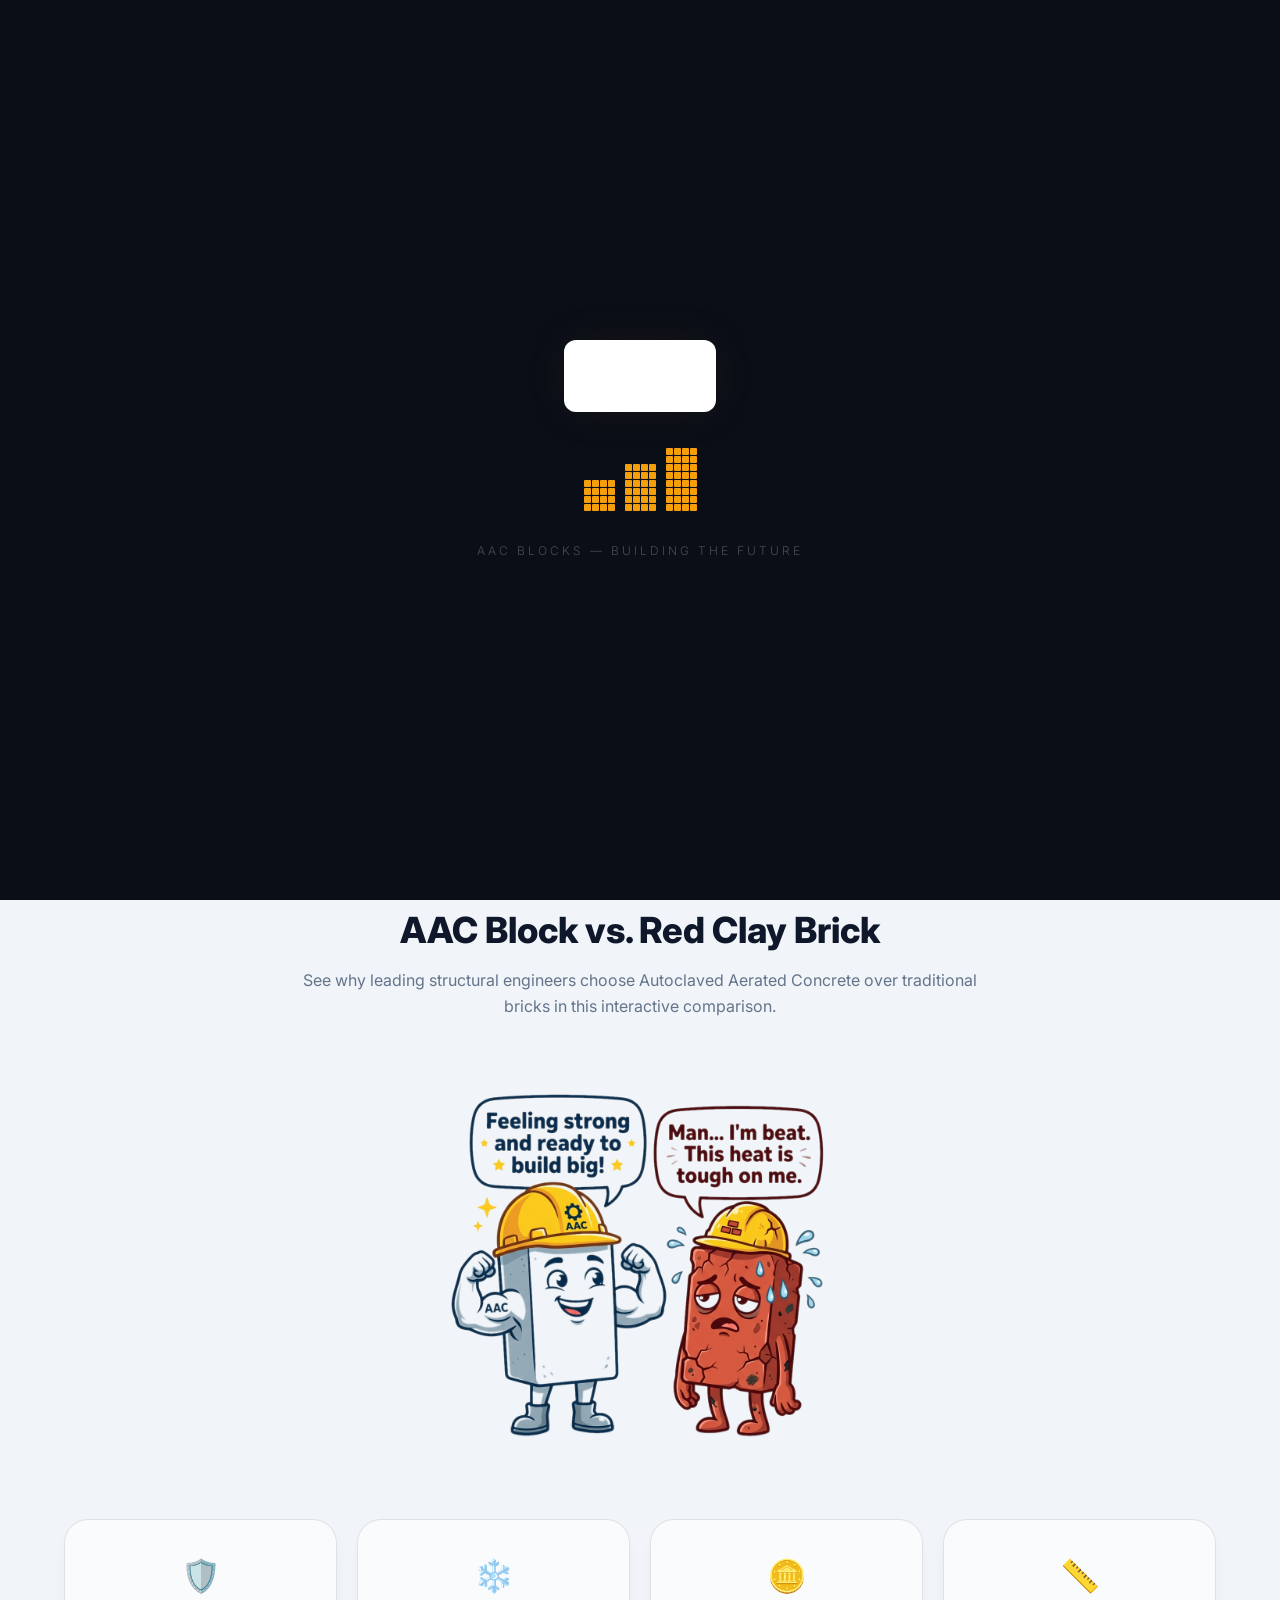
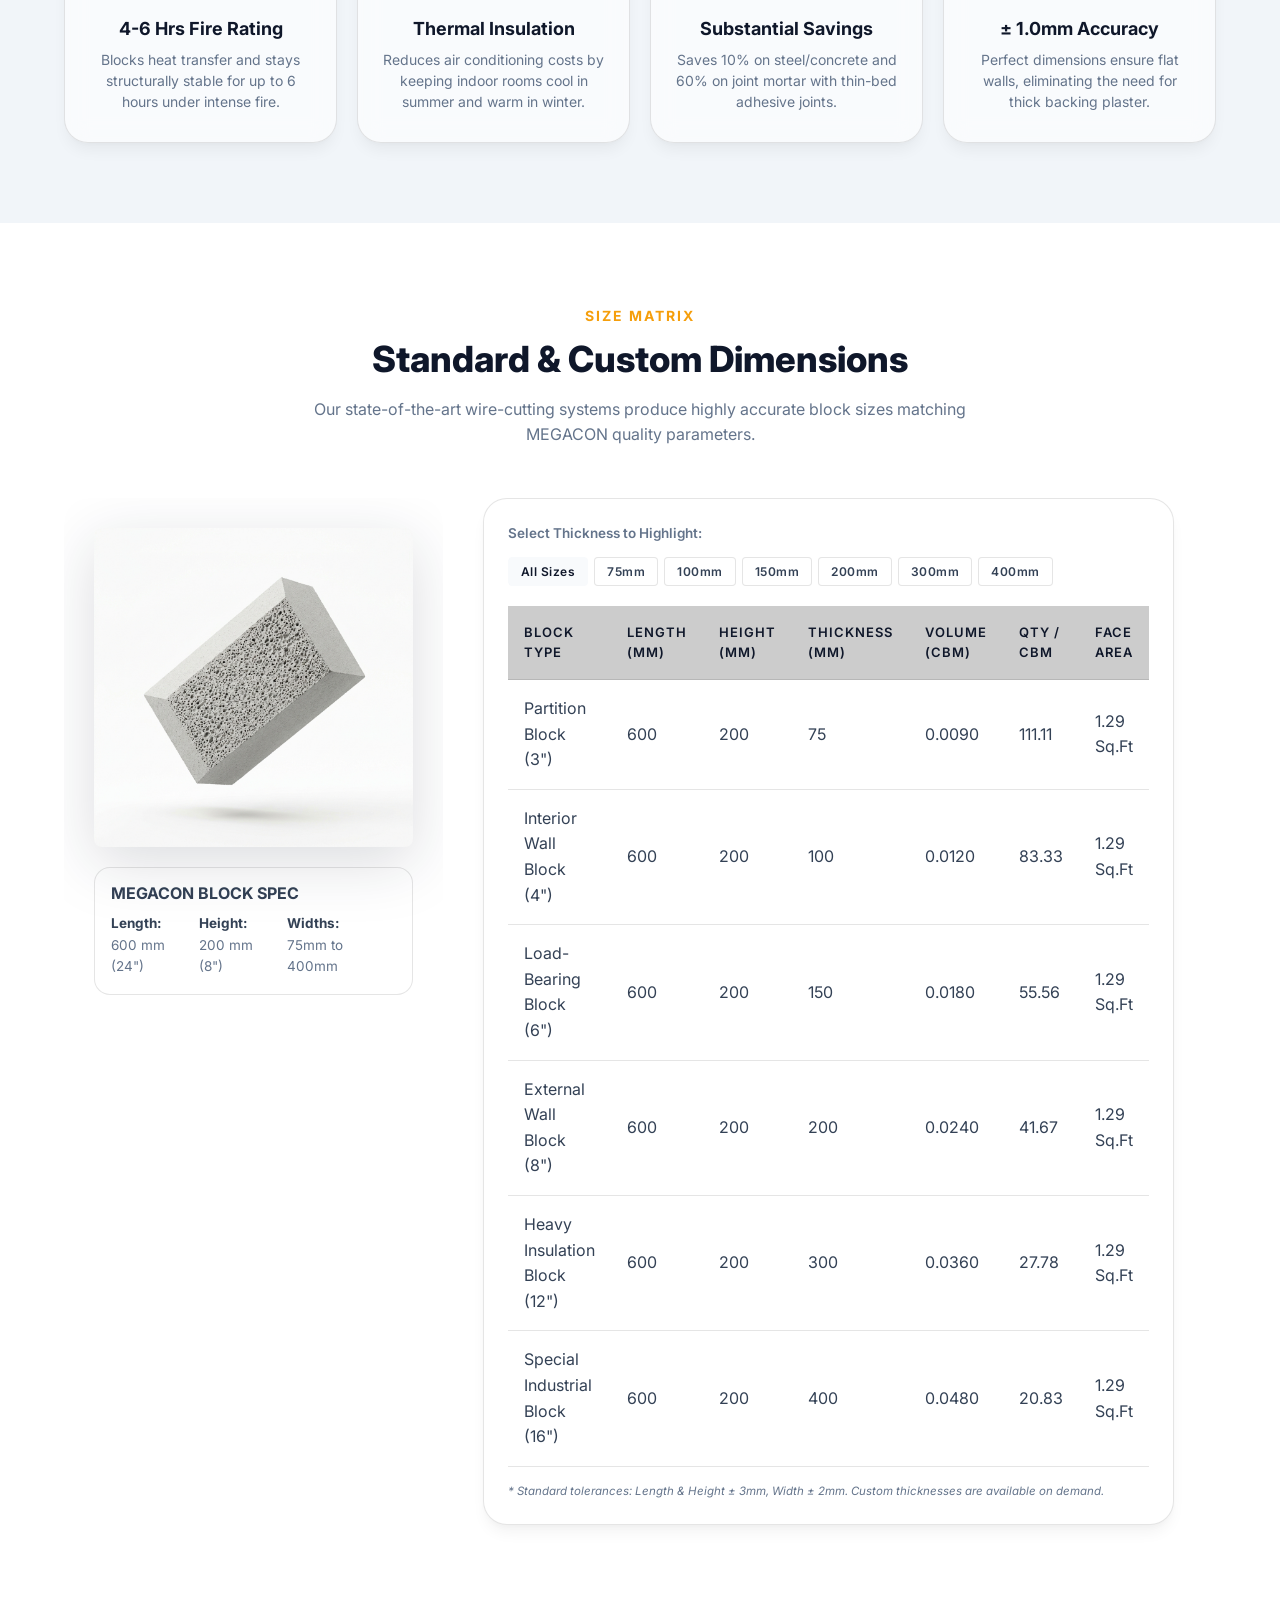
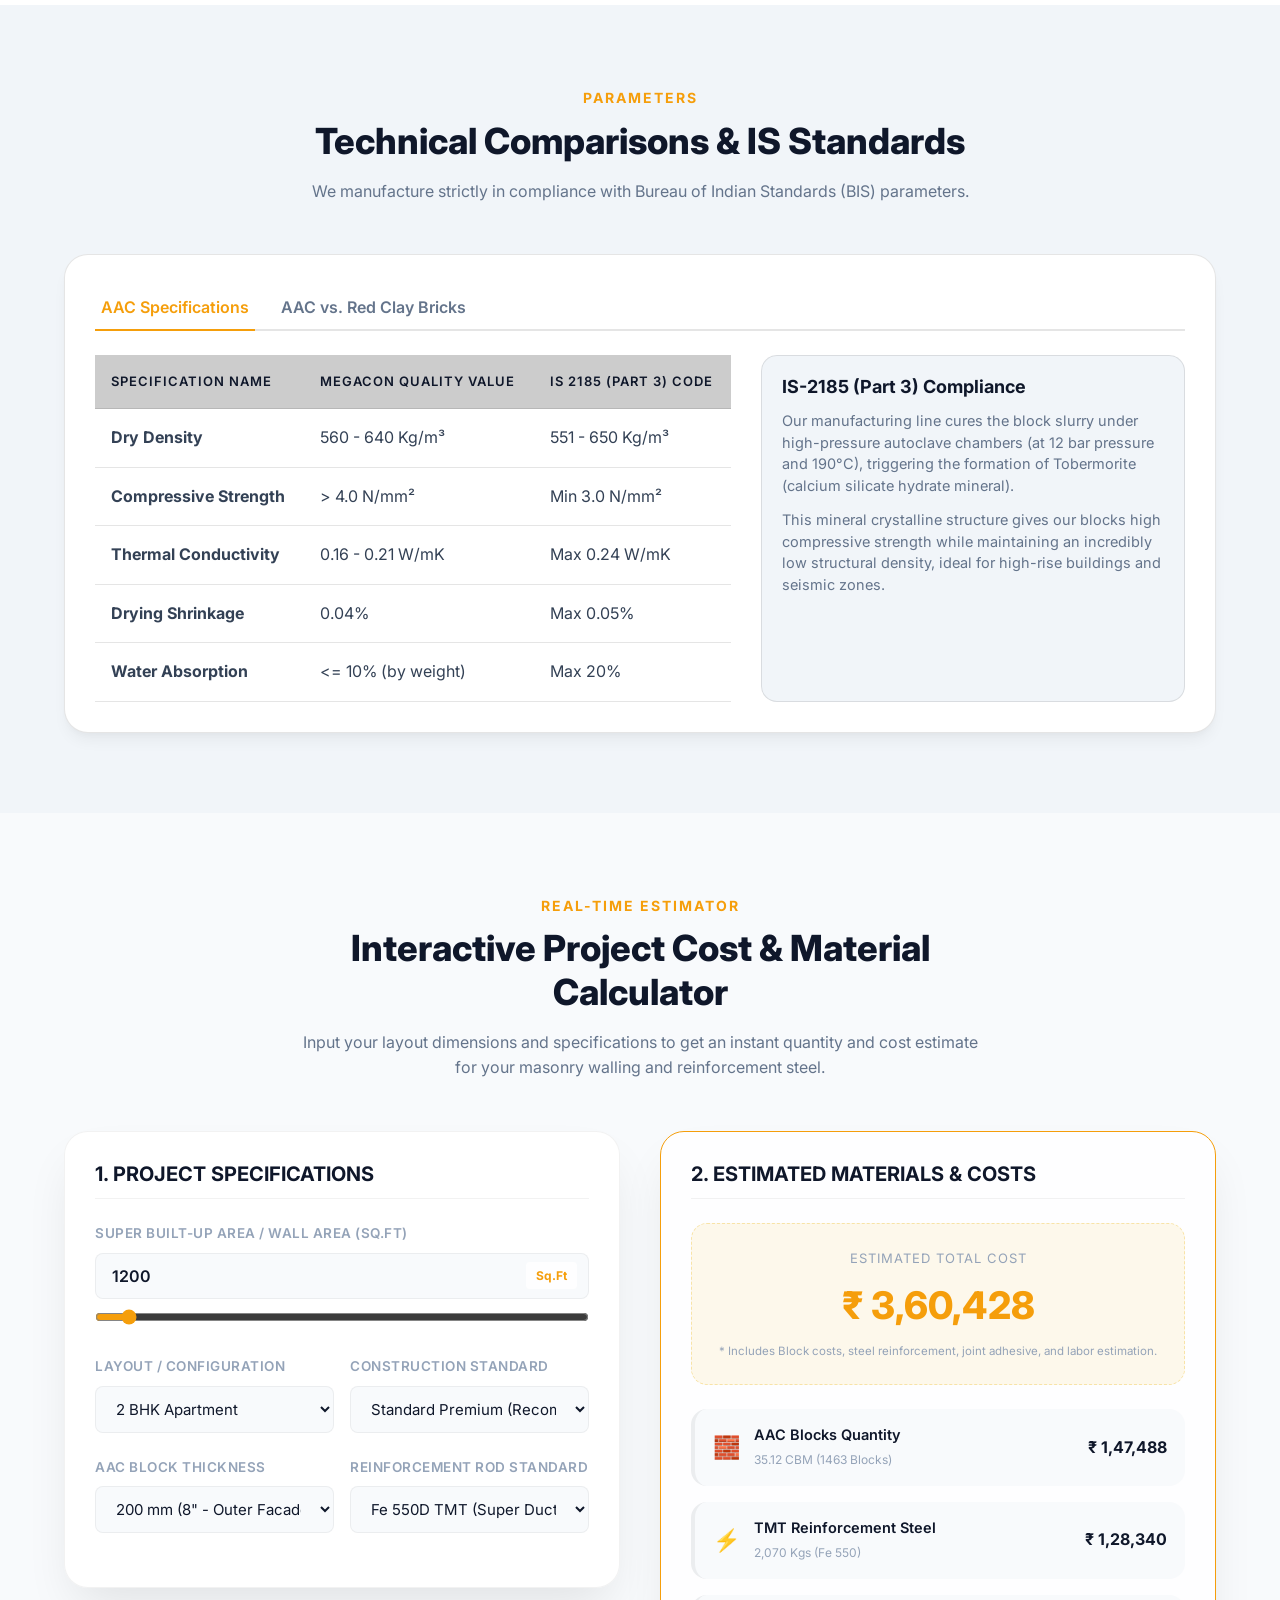
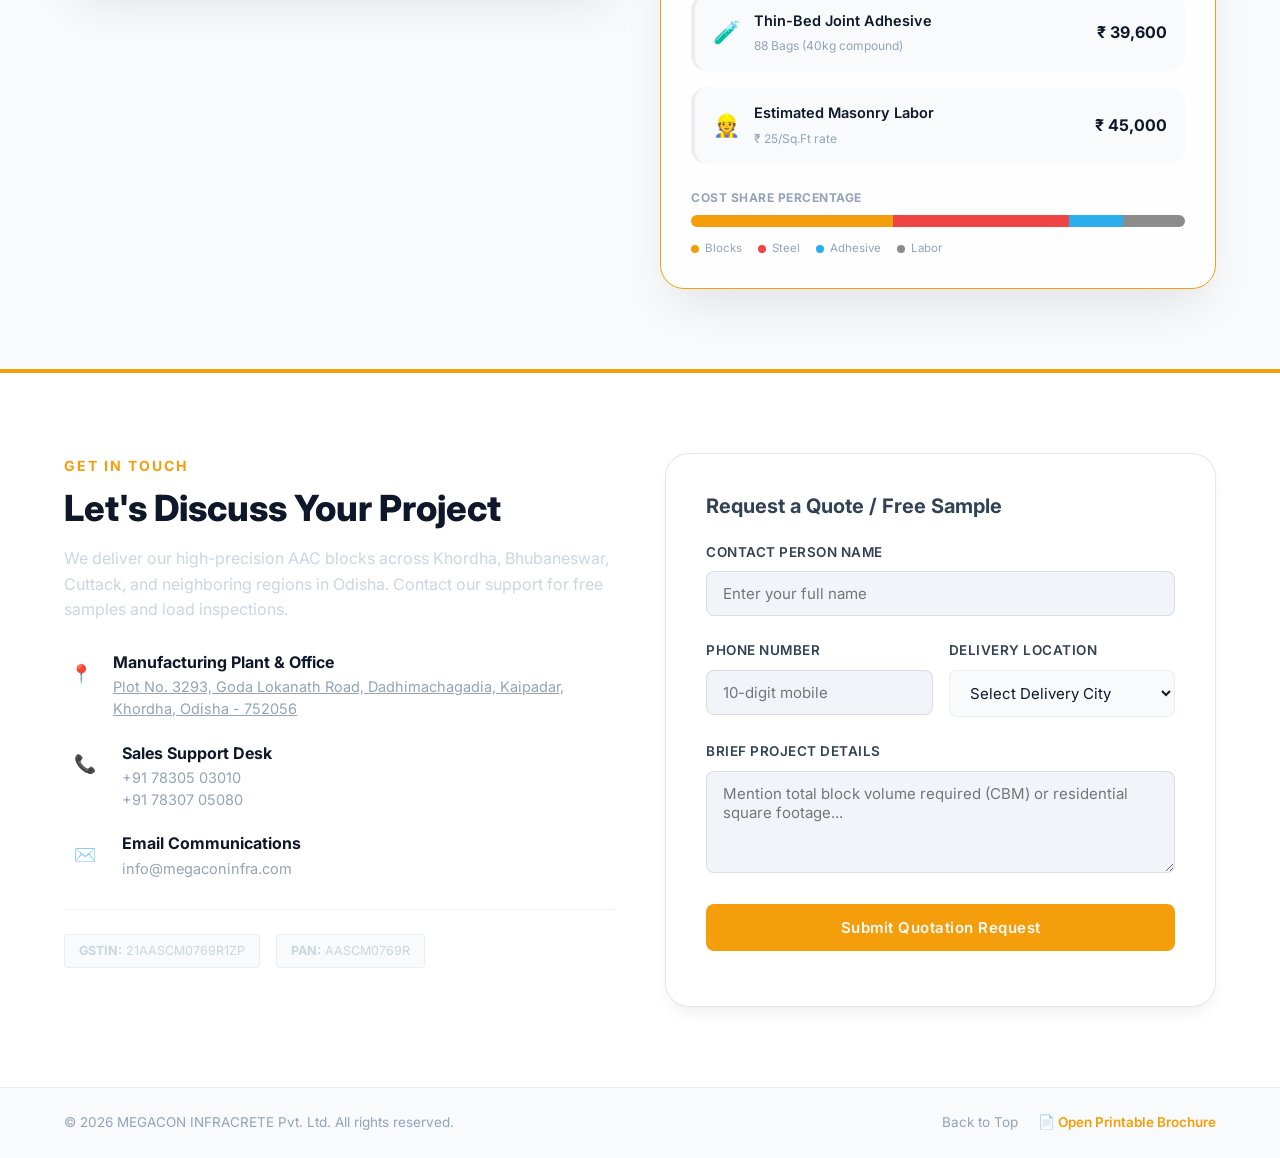
<file: index.html>
<!DOCTYPE html>
<html lang="en">
<head>
  <meta charset="UTF-8">
  <meta name="viewport" content="width=device-width, initial-scale=1.0">
  <meta name="description" content="MEGACON INFRACRETE Pvt. Ltd. - Autoclaved Aerated Concrete (AAC) Blocks Manufacturer in Khordha, Odisha. High Compressive Strength & Thermal Insulation.">
  <title>MEGACON INFRACRETE | Premium AAC Blocks Manufacturer</title>
  <!-- Google Fonts -->
  <link rel="preconnect" href="https://fonts.googleapis.com">
  <link rel="preconnect" href="https://fonts.gstatic.com" crossorigin>
  <link href="https://fonts.googleapis.com/css2?family=Inter:wght@300;400;500;600;700;800&family=JetBrains+Mono:wght@400;500;600&display=swap" rel="stylesheet">
  <!-- Stylesheet -->
  <link rel="stylesheet" href="./css/style.css?v=4">
  <script>
    if (localStorage.getItem('megaconTheme') !== 'dark') {
      document.documentElement.classList.add('light-theme');
    }
  </script>
</head>
<body>

  <!-- Loading Screen -->
  <div class="loader" id="loader">
    <div class="loader-inner">
      <div class="loader-logo">
        <video src="./assets/logo-animated.mp4" autoplay muted playsinline></video>
      </div>
      <div class="loader-wall">
        <div class="ld-block ld-b1">
          <div class="ld-pixels" style="--cols:4;--rows:4">
            <span></span><span></span><span></span><span></span>
            <span></span><span></span><span></span><span></span>
            <span></span><span></span><span></span><span></span>
            <span></span><span></span><span></span><span></span>
          </div>
        </div>
        <div class="ld-block ld-b2">
          <div class="ld-pixels" style="--cols:4;--rows:6">
            <span></span><span></span><span></span><span></span>
            <span></span><span></span><span></span><span></span>
            <span></span><span></span><span></span><span></span>
            <span></span><span></span><span></span><span></span>
            <span></span><span></span><span></span><span></span>
            <span></span><span></span><span></span><span></span>
          </div>
        </div>
        <div class="ld-block ld-b3">
          <div class="ld-pixels" style="--cols:4;--rows:8">
            <span></span><span></span><span></span><span></span>
            <span></span><span></span><span></span><span></span>
            <span></span><span></span><span></span><span></span>
            <span></span><span></span><span></span><span></span>
            <span></span><span></span><span></span><span></span>
            <span></span><span></span><span></span><span></span>
            <span></span><span></span><span></span><span></span>
            <span></span><span></span><span></span><span></span>
          </div>
        </div>
      </div>
      <p class="loader-tag">AAC Blocks &mdash; Building the Future</p>
    </div>
  </div>

  <!-- Header / Navigation -->
  <header class="main-header">
    <div class="container header-container">
      <a href="#" class="logo-link">
        <video src="./assets/logo-animated.mp4" autoplay muted loop playsinline class="nav-logo" id="logo-img"></video>
      </a>
      <nav class="navbar" id="navbar">
        <a href="#hero" class="nav-item active">Home</a>
        <a href="#about" class="nav-item">About Us</a>
        <a href="#products" class="nav-item">Dimensions</a>
        <a href="#tech-specs" class="nav-item">Specifications</a>
        <a href="#calculator" class="nav-item calc-nav-btn">Cost Calculator</a>
        <a href="#contact" class="nav-item">Contact Us</a>
      </nav>
      <div class="header-controls">
        <button id="theme-toggle" class="theme-toggle-btn" aria-label="Toggle light/dark theme">
          <svg class="sun-icon" viewBox="0 0 24 24" width="20" height="20" fill="none" stroke="currentColor" stroke-width="2" stroke-linecap="round" stroke-linejoin="round"><circle cx="12" cy="12" r="5"></circle><line x1="12" y1="1" x2="12" y2="3"></line><line x1="12" y1="21" x2="12" y2="23"></line><line x1="4.22" y1="4.22" x2="5.64" y2="5.64"></line><line x1="18.36" y1="18.36" x2="19.78" y2="19.78"></line><line x1="1" y1="12" x2="3" y2="12"></line><line x1="21" y1="12" x2="23" y2="12"></line><line x1="4.22" y1="19.78" x2="5.64" y2="18.36"></line><line x1="18.36" y1="5.64" x2="19.78" y2="4.22"></line></svg>
          <svg class="moon-icon" viewBox="0 0 24 24" width="20" height="20" fill="none" stroke="currentColor" stroke-width="2" stroke-linecap="round" stroke-linejoin="round" style="display:none;"><path d="M21 12.79A9 9 0 1 1 11.21 3 7 7 0 0 0 21 12.79z"></path></svg>
        </button>
        <button class="menu-toggle" id="menu-toggle" aria-label="Toggle menu">
          <span></span>
          <span></span>
          <span></span>
        </button>
      </div>
    </div>
  </header>

  <!-- Premium Background Orbs -->
  <div class="bg-orb orb-1"></div>
  <div class="bg-orb orb-2"></div>
  
  <!-- Hero Section with Canvas Animation -->
  <section class="hero-section glass-section" id="hero">
    <div class="hero-bg-overlay"></div>
    
    <!-- Canvas Animation Container -->
    <div class="hero-canvas-wrapper">
      <canvas id="construction-canvas" aria-label="MEGACON AAC Blocks constructing a skyscraper animation"></canvas>
      <div class="canvas-overlay">
        <div class="construction-stats" id="construction-stats">
          <div class="stat-item">
            <span class="stat-value" id="stat-floors">0</span>
            <span class="stat-label">Floors Built</span>
          </div>
          <div class="stat-item">
            <span class="stat-value" id="stat-blocks">0</span>
            <span class="stat-label">Blocks Placed</span>
          </div>
          <div class="stat-item">
            <span class="stat-value" id="stat-height">0m</span>
            <span class="stat-label">Height</span>
          </div>
        </div>
        <div class="final-message" id="final-message">
          <span class="message-text">building skyscrapers by MEGACON AAC strength</span>
        </div>
      </div>
    </div>
    
    <div class="container hero-container">
      <div class="hero-content">
        <span class="hero-badge">100% Pure Fly Ash AAC Blocks</span>
        <h1 class="hero-title">Maximum Strength, <br><span class="highlight-text">Minimum Weight</span></h1>
        <p class="hero-description">MEGACON INFRACRETE Autoclaved Aerated Concrete (AAC) blocks deliver superior compressive strength, double the thermal insulation, and save up to 35% on structural weight compared to red clay bricks.</p>
        <div class="hero-actions">
          <a href="#calculator" class="btn btn-primary">Try Budget Calculator</a>
          <a href="#products" class="btn btn-outline">View Block Dimensions</a>
          <a href="#contact" class="btn btn-outline" style="border-color: rgba(255,255,255,0.15);">Get Quote</a>
        </div>
      </div>
      <div class="hero-visual">
        <div class="hero-card">
          <img src="./assets/hero_blocks_premium.png" alt="MEGACON Premium AAC Blocks Stack" class="hero-img">
          <div class="hero-card-badge">ISO Certified Plant</div>
        </div>
      </div>
    </div>
  </section>

  <!-- Mascot Comparison Section -->
  <section class="mascot-section fade-in glass-section" id="about">
    <div class="container">
      <div class="section-header text-center">
        <span class="section-subtitle">MEGACON Advantage</span>
        <h2 class="section-title">AAC Block vs. Red Clay Brick</h2>
        <p class="section-description">See why leading structural engineers choose Autoclaved Aerated Concrete over traditional bricks in this interactive comparison.</p>
      </div>

      <!-- Mascot Image -->
      <div class="mascot-image-wrap">
        <img src="./assets/mascot_conversation.png" alt="MEGACON Mascots Conversation">
      </div>

      <!-- Features Grid -->
      <div class="features-grid">
        <div class="feature-card">
          <div class="feature-icon">🛡️</div>
          <h3>4-6 Hrs Fire Rating</h3>
          <p>Blocks heat transfer and stays structurally stable for up to 6 hours under intense fire.</p>
        </div>
        <div class="feature-card">
          <div class="feature-icon">❄️</div>
          <h3>Thermal Insulation</h3>
          <p>Reduces air conditioning costs by keeping indoor rooms cool in summer and warm in winter.</p>
        </div>
        <div class="feature-card">
          <div class="feature-icon">🪙</div>
          <h3>Substantial Savings</h3>
          <p>Saves 10% on steel/concrete and 60% on joint mortar with thin-bed adhesive joints.</p>
        </div>
        <div class="feature-card">
          <div class="feature-icon">📏</div>
          <h3>&plusmn; 1.0mm Accuracy</h3>
          <p>Perfect dimensions ensure flat walls, eliminating the need for thick backing plaster.</p>
        </div>
      </div>
    </div>
  </section>

  <!-- Dimensions Section -->
  <section class="products-section fade-in glass-section" id="products">
    <div class="container">
      <div class="section-header text-center">
        <span class="section-subtitle">Size Matrix</span>
        <h2 class="section-title">Standard & Custom Dimensions</h2>
        <p class="section-description">Our state-of-the-art wire-cutting systems produce highly accurate block sizes matching MEGACON quality parameters.</p>
      </div>

      <div class="dimensions-interactive-grid">
        <div class="dimensions-visual-card transparent-bg">
          <img src="./assets/aac_block_transparent.png" alt="AAC Block Dimensions" class="block-visual transparent-block">
          <div class="block-details-overlay">
            <h4>MEGACON Block Spec</h4>
            <ul>
              <li><strong>Length:</strong> 600 mm (24")</li>
              <li><strong>Height:</strong> 200 mm (8")</li>
              <li><strong>Widths:</strong> 75mm to 400mm</li>
            </ul>
          </div>
        </div>

        <div class="dimensions-table-card">
          <div class="table-actions">
            <span class="table-info-txt">Select Thickness to Highlight:</span>
            <div class="btn-group-toggle" id="dimension-select-btns">
              <button class="btn btn-xs active" data-width="all">All Sizes</button>
              <button class="btn btn-xs" data-width="75">75mm</button>
              <button class="btn btn-xs" data-width="100">100mm</button>
              <button class="btn btn-xs" data-width="150">150mm</button>
              <button class="btn btn-xs" data-width="200">200mm</button>
              <button class="btn btn-xs" data-width="300">300mm</button>
              <button class="btn btn-xs" data-width="400">400mm</button>
            </div>
          </div>

          <div class="table-wrapper">
            <table class="data-table" id="dimensions-table">
              <thead>
                <tr>
                  <th>Block Type</th>
                  <th>Length (mm)</th>
                  <th>Height (mm)</th>
                  <th>Thickness (mm)</th>
                  <th>Volume (CBM)</th>
                  <th>Qty / CBM</th>
                  <th>Face Area</th>
                </tr>
              </thead>
              <tbody>
                <tr data-width="75">
                  <td>Partition Block (3")</td>
                  <td>600</td>
                  <td>200</td>
                  <td>75</td>
                  <td>0.0090</td>
                  <td>111.11</td>
                  <td>1.29 Sq.Ft</td>
                </tr>
                <tr data-width="100">
                  <td>Interior Wall Block (4")</td>
                  <td>600</td>
                  <td>200</td>
                  <td>100</td>
                  <td>0.0120</td>
                  <td>83.33</td>
                  <td>1.29 Sq.Ft</td>
                </tr>
                <tr data-width="150">
                  <td>Load-Bearing Block (6")</td>
                  <td>600</td>
                  <td>200</td>
                  <td>150</td>
                  <td>0.0180</td>
                  <td>55.56</td>
                  <td>1.29 Sq.Ft</td>
                </tr>
                <tr data-width="200">
                  <td>External Wall Block (8")</td>
                  <td>600</td>
                  <td>200</td>
                  <td>200</td>
                  <td>0.0240</td>
                  <td>41.67</td>
                  <td>1.29 Sq.Ft</td>
                </tr>
                <tr data-width="300">
                  <td>Heavy Insulation Block (12")</td>
                  <td>600</td>
                  <td>200</td>
                  <td>300</td>
                  <td>0.0360</td>
                  <td>27.78</td>
                  <td>1.29 Sq.Ft</td>
                </tr>
                <tr data-width="400">
                  <td>Special Industrial Block (16")</td>
                  <td>600</td>
                  <td>200</td>
                  <td>400</td>
                  <td>0.0480</td>
                  <td>20.83</td>
                  <td>1.29 Sq.Ft</td>
                </tr>
              </tbody>
            </table>
          </div>
          <div class="table-footnote">
            * Standard tolerances: Length & Height &plusmn; 3mm, Width &plusmn; 2mm. Custom thicknesses are available on demand.
          </div>
        </div>
      </div>
    </div>
  </section>

  <!-- Technical Specs Tab Panel -->
  <section class="tech-section fade-in glass-section" id="tech-specs">
    <div class="container">
      <div class="section-header text-center">
        <span class="section-subtitle">Parameters</span>
        <h2 class="section-title">Technical Comparisons & IS Standards</h2>
        <p class="section-description">We manufacture strictly in compliance with Bureau of Indian Standards (BIS) parameters.</p>
      </div>

      <div class="tech-tab-container">
        <div class="tabs-nav">
          <button class="tab-btn active" data-target="tab-properties">AAC Specifications</button>
          <button class="tab-btn" data-target="tab-comparisons">AAC vs. Red Clay Bricks</button>
        </div>

        <div class="tab-content active" id="tab-properties">
          <div class="tab-grid">
            <div class="table-wrapper">
              <table class="data-table">
                <thead>
                  <tr>
                    <th>Specification Name</th>
                    <th>MEGACON Quality Value</th>
                    <th>IS 2185 (Part 3) Code</th>
                  </tr>
                </thead>
                <tbody>
                  <tr>
                    <td><strong>Dry Density</strong></td>
                    <td>560 - 640 Kg/m³</td>
                    <td>551 - 650 Kg/m³</td>
                  </tr>
                  <tr>
                    <td><strong>Compressive Strength</strong></td>
                    <td>&gt; 4.0 N/mm²</td>
                    <td>Min 3.0 N/mm²</td>
                  </tr>
                  <tr>
                    <td><strong>Thermal Conductivity</strong></td>
                    <td>0.16 - 0.21 W/mK</td>
                    <td>Max 0.24 W/mK</td>
                  </tr>
                  <tr>
                    <td><strong>Drying Shrinkage</strong></td>
                    <td>0.04%</td>
                    <td>Max 0.05%</td>
                  </tr>
                  <tr>
                    <td><strong>Water Absorption</strong></td>
                    <td>&lt;= 10% (by weight)</td>
                    <td>Max 20%</td>
                  </tr>
                </tbody>
              </table>
            </div>
            <div class="spec-notes-box">
              <h3>IS-2185 (Part 3) Compliance</h3>
              <p>Our manufacturing line cures the block slurry under high-pressure autoclave chambers (at 12 bar pressure and 190°C), triggering the formation of Tobermorite (calcium silicate hydrate mineral).</p>
              <p>This mineral crystalline structure gives our blocks high compressive strength while maintaining an incredibly low structural density, ideal for high-rise buildings and seismic zones.</p>
            </div>
          </div>
        </div>

        <div class="tab-content" id="tab-comparisons">
          <div class="table-wrapper">
            <table class="data-table">
              <thead>
                <tr>
                  <th>Parameters</th>
                  <th>MEGACON AAC Blocks</th>
                  <th>Conventional Red Clay Bricks</th>
                </tr>
              </thead>
              <tbody>
                <tr>
                  <td><strong>Size Precision</strong></td>
                  <td class="better-cell">Excellent (&plusmn;1.0mm variation)</td>
                  <td class="worse-cell">Poor (&plusmn;3.15mm variation)</td>
                </tr>
                <tr>
                  <td><strong>Compressive Strength</strong></td>
                  <td class="better-cell">3.5 - 4.5 N/mm² (High)</td>
                  <td class="worse-cell">2.5 - 3.0 N/mm² (Moderate)</td>
                </tr>
                <tr>
                  <td><strong>Thermal Insulation</strong></td>
                  <td class="better-cell">0.16 - 0.21 W/mK (Very Low - Insulating)</td>
                  <td class="worse-cell">0.81 W/mK (High - Conductive)</td>
                </tr>
                <tr>
                  <td><strong>Self Weight (Density)</strong></td>
                  <td class="better-cell">560 - 640 kg/m³ (Lightweight)</td>
                  <td class="worse-cell">1950 - 2000 kg/m³ (Heavyweight)</td>
                </tr>
                <tr>
                  <td><strong>Fire Resistance</strong></td>
                  <td class="better-cell">4 to 6 Hours (Based on width)</td>
                  <td class="worse-cell">Up to 2 Hours only</td>
                </tr>
                <tr>
                  <td><strong>Water Absorption</strong></td>
                  <td class="better-cell">&lt; 10% of dry weight</td>
                  <td class="worse-cell">15% - 20% of dry weight</td>
                </tr>
                <tr>
                  <td><strong>Acoustic Insulation</strong></td>
                  <td class="better-cell">Blocks 38 to 44 dB</td>
                  <td class="worse-cell">Blocks 30 to 34 dB</td>
                </tr>
              </tbody>
            </table>
          </div>
        </div>
      </div>
    </div>
  </section>

  <!-- Interactive Budget Calculator Section -->
  <section class="calculator-section fade-in glass-section" id="calculator">
    <div class="container">
      <div class="section-header text-center">
        <span class="section-subtitle">Real-Time Estimator</span>
        <h2 class="section-title">Interactive Project Cost & Material Calculator</h2>
        <p class="section-description">Input your layout dimensions and specifications to get an instant quantity and cost estimate for your masonry walling and reinforcement steel.</p>
      </div>

      <div class="calculator-container">
        <!-- Input Form Panel -->
        <div class="calc-inputs-panel">
          <h3 class="calc-panel-title">1. Project Specifications</h3>
          
          <div class="input-group">
            <label for="calc-area">Super Built-up Area / Wall Area (Sq.Ft)</label>
            <div class="input-with-badge">
              <input type="number" id="calc-area" value="1200" min="100" max="100000" step="50">
              <span class="field-badge">Sq.Ft</span>
            </div>
            <input type="range" id="calc-area-range" min="100" max="20000" step="100" value="1200" class="slider-range">
          </div>

          <div class="input-grid">
            <div class="input-group">
              <label for="calc-bhk">Layout / Configuration</label>
              <select id="calc-bhk">
                <option value="1">1 BHK Apartment</option>
                <option value="2" selected>2 BHK Apartment</option>
                <option value="3">3 BHK Apartment / House</option>
                <option value="4">4 BHK Independent House</option>
                <option value="custom">Custom Layout (Enter manually)</option>
              </select>
            </div>
            <div class="input-group">
              <label for="calc-standard">Construction Standard</label>
              <select id="calc-standard">
                <option value="economy">Economy Grade (Standard specs)</option>
                <option value="standard" selected>Standard Premium (Recommended)</option>
                <option value="luxury">Luxury / Commercial (Reinforced)</option>
              </select>
            </div>
          </div>

          <div class="input-grid" id="custom-rooms-box" style="display: none;">
            <div class="input-group">
              <label for="calc-bedrooms">Bedrooms Count</label>
              <input type="number" id="calc-bedrooms" value="2" min="1" max="20">
            </div>
            <div class="input-group">
              <label for="calc-kitchens">Kitchens Count</label>
              <input type="number" id="calc-kitchens" value="1" min="1" max="10">
            </div>
          </div>

          <div class="input-grid">
            <div class="input-group">
              <label for="calc-block-width">AAC Block Thickness</label>
              <select id="calc-block-width">
                <option value="100">100 mm (4" - Partition Walls)</option>
                <option value="150">150 mm (6" - Main Inner Walls)</option>
                <option value="200" selected>200 mm (8" - Outer Facade Walls)</option>
                <option value="300">300 mm (12" - Max Insulation)</option>
              </select>
            </div>
            <div class="input-group">
              <label for="calc-rod">Reinforcement Rod Standard</label>
              <select id="calc-rod">
                <option value="500">Fe 500 TMT (Standard)</option>
                <option value="550" selected>Fe 550D TMT (Super Ductile)</option>
                <option value="600">Fe 600 TMT (Heavy Structural)</option>
              </select>
            </div>
          </div>
        </div>

        <!-- Output Result Panel -->
        <div class="calc-results-panel">
          <h3 class="calc-panel-title text-yellow">2. Estimated Materials & Costs</h3>

          <div class="results-main-summary">
            <div class="summary-lbl">Estimated Total Cost</div>
            <div class="summary-val" id="total-price-lbl">&#8377; 1,84,600</div>
            <p class="summary-note">* Includes Block costs, steel reinforcement, joint adhesive, and labor estimation.</p>
          </div>

          <div class="results-list">
            <div class="result-item">
              <div class="result-lbl-group">
                <span class="result-icon">🧱</span>
                <div>
                  <span class="result-title">AAC Blocks Quantity</span>
                  <span class="result-detail-txt" id="block-cbm-lbl">14.4 CBM (600 Blocks)</span>
                </div>
              </div>
              <span class="result-val" id="block-price-lbl">&#8377; 57,600</span>
            </div>

            <div class="result-item">
              <div class="result-lbl-group">
                <span class="result-icon">⚡</span>
                <div>
                  <span class="result-title">TMT Reinforcement Steel</span>
                  <span class="result-detail-txt" id="steel-kg-lbl">1,820 Kgs (Fe 550D)</span>
                </div>
              </div>
              <span class="result-val" id="steel-price-lbl">&#8377; 1,00,100</span>
            </div>

            <div class="result-item">
              <div class="result-lbl-group">
                <span class="result-icon">🧪</span>
                <div>
                  <span class="result-title">Thin-Bed Joint Adhesive</span>
                  <span class="result-detail-txt" id="adhesive-bags-lbl">36 Bags (40kg each)</span>
                </div>
              </div>
              <span class="result-val" id="adhesive-price-lbl">&#8377; 16,200</span>
            </div>

            <div class="result-item">
              <div class="result-lbl-group">
                <span class="result-icon">👷</span>
                <div>
                  <span class="result-title">Estimated Masonry Labor</span>
                  <span class="result-detail-txt" id="labor-rate-lbl">&#8377; 25/Sq.Ft rate</span>
                </div>
              </div>
              <span class="result-val" id="labor-price-lbl">&#8377; 30,000</span>
            </div>
          </div>

          <!-- Cost Bar Chart -->
          <div class="cost-breakdown-chart">
            <div class="chart-header">
              <span>Cost Share Percentage</span>
            </div>
            <div class="stacked-bar">
              <div class="bar-slice bg-yellow" id="bar-slice-blocks" style="width: 30%;" title="Blocks"></div>
              <div class="bar-slice bg-red" id="bar-slice-steel" style="width: 50%;" title="Steel"></div>
              <div class="bar-slice bg-blue" id="bar-slice-adhesive" style="width: 10%;" title="Adhesive"></div>
              <div class="bar-slice bg-grey" id="bar-slice-labor" style="width: 10%;" title="Labor"></div>
            </div>
            <div class="chart-legend">
              <span class="legend-item"><span class="legend-dot bg-yellow"></span>Blocks</span>
              <span class="legend-item"><span class="legend-dot bg-red"></span>Steel</span>
              <span class="legend-item"><span class="legend-dot bg-blue"></span>Adhesive</span>
              <span class="legend-item"><span class="legend-dot bg-grey"></span>Labor</span>
            </div>
          </div>
        </div>
      </div>
    </div>
  </section>

  <!-- Contact Us Section -->
  <section class="contact-section fade-in glass-section" id="contact">
    <div class="container contact-grid">
      <div class="contact-info-panel">
        <span class="section-subtitle">Get in Touch</span>
        <h2 class="section-title text-white">Let's Discuss Your Project</h2>
        <p class="contact-p-desc">We deliver our high-precision AAC blocks across Khordha, Bhubaneswar, Cuttack, and neighboring regions in Odisha. Contact our support for free samples and load inspections.</p>

        <div class="contact-details-wrap">
          <div class="contact-detail-item">
            <span class="detail-icon">📍</span>
            <div>
              <h4>Manufacturing Plant & Office</h4>
              <p><a href="https://www.google.com/maps/search/?api=1&query=MEGACON+INFRACRETE+PVT.+LTD.+Plot+No.+3293,+Goda+Lokanath+Road,+Dadhimachagadia,+Kaipadar,+Khordha,+Odisha+-+752056" target="_blank" style="color: #94A3B8; text-decoration: underline; transition: color 0.3s;" onmouseover="this.style.color='#F59E0B'" onmouseout="this.style.color='#94A3B8'">Plot No. 3293, Goda Lokanath Road, Dadhimachagadia, Kaipadar, Khordha, Odisha - 752056</a></p>
            </div>
          </div>
          <div class="contact-detail-item">
            <span class="detail-icon">📞</span>
            <div>
              <h4>Sales Support Desk</h4>
              <p><a href="tel:+917830503010">+91 78305 03010</a></p>
              <p><a href="tel:+917830705080">+91 78307 05080</a></p>
            </div>
          </div>
          <div class="contact-detail-item">
            <span class="detail-icon">✉️</span>
            <div>
              <h4>Email Communications</h4>
              <p><a href="mailto:info@megaconinfra.com">info@megaconinfra.com</a></p>
            </div>
          </div>
        </div>

        <div class="company-tax-badges">
          <span><strong>GSTIN:</strong> 21AASCM0769R1ZP</span>
          <span><strong>PAN:</strong> AASCM0769R</span>
        </div>
      </div>

      <div class="contact-form-panel">
        <h3>Request a Quote / Free Sample</h3>
        <form class="quote-form" id="quote-form" action="https://formspree.io/f/mldnkgoe" method="POST">
          <input type="hidden" name="_subject" value="New MEGACON Quotation Request">
          <div class="input-group">
            <label for="form-name">Contact Person Name</label>
            <input type="text" id="form-name" name="name" placeholder="Enter your full name" required>
          </div>
          <div class="input-grid">
            <div class="input-group">
              <label for="form-phone">Phone Number</label>
              <input type="tel" id="form-phone" name="phone" placeholder="10-digit mobile" pattern="[0-9]{10}" title="Please enter exactly 10 digits" maxlength="10" required>
            </div>
            <div class="input-group">
              <label for="form-site">Delivery Location</label>
              <select id="form-site" name="location" required>
                <option value="" disabled selected>Select Delivery City</option>
                <option value="Bhubaneswar">Bhubaneswar</option>
                <option value="Cuttack">Cuttack</option>
                <option value="Khordha">Khordha</option>
                <option value="Puri">Puri</option>
                <option value="Rourkela">Rourkela</option>
                <option value="Berhampur">Berhampur</option>
                <option value="Sambalpur">Sambalpur</option>
                <option value="Balasore">Balasore</option>
                <option value="Bhadrak">Bhadrak</option>
                <option value="Baripada">Baripada</option>
                <option value="Jharsuguda">Jharsuguda</option>
                <option value="Angul">Angul</option>
                <option value="Nayagarh">Nayagarh</option>
                <option value="Dhenkanal">Dhenkanal</option>
                <option value="Other">Other (Odisha)</option>
              </select>
            </div>
          </div>
          <div class="input-group">
            <label for="form-requirement">Brief Project Details</label>
            <textarea id="form-requirement" name="requirement" rows="4" placeholder="Mention total block volume required (CBM) or residential square footage..." required></textarea>
          </div>
          <button type="submit" class="btn btn-primary btn-block">Submit Quotation Request</button>
        </form>
        <div class="form-feedback-message" id="form-feedback"></div>
      </div>
    </div>
  </section>

  <!-- Footer -->
  <footer class="footer-bottom">
    <div class="container footer-bottom-flex">
      <p>&copy; 2026 MEGACON INFRACRETE Pvt. Ltd. All rights reserved.</p>
      <div class="footer-bottom-links">
        <a href="#hero">Back to Top</a>
        <a href="./brochure/index.html" target="_blank" class="brochure-download-link">📄 Open Printable Brochure</a>
      </div>
    </div>
  </footer>

  <!-- AI Chat Assistant -->
  <div class="chat-toggle" id="chat-toggle" aria-label="Open AI assistant">
    <svg viewBox="0 0 24 24" width="26" height="26" fill="none" stroke="currentColor" stroke-width="2" stroke-linecap="round" stroke-linejoin="round"><rect x="3" y="5" width="18" height="14" rx="3"/><circle cx="9" cy="10" r="1.5" fill="currentColor"/><circle cx="15" cy="10" r="1.5" fill="currentColor"/><path d="M9 15c1.5 1.5 4.5 1.5 6 0"/><path d="M12 2v3"/><path d="M9 19v2"/><path d="M15 19v2"/></svg>
  </div>

  <div class="chat-panel" id="chat-panel">
    <div class="chat-header">
      <div class="chat-header-info">
        <div class="chat-avatar">
          <svg viewBox="0 0 24 24" width="18" height="18" fill="none" stroke="currentColor" stroke-width="2.5" stroke-linecap="round" stroke-linejoin="round"><rect x="3" y="5" width="18" height="14" rx="3"/><circle cx="9" cy="10" r="1.5" fill="currentColor"/><circle cx="15" cy="10" r="1.5" fill="currentColor"/><path d="M9 15c1.5 1.5 4.5 1.5 6 0"/></svg>
        </div>
        <div>
          <div class="chat-header-title">MEGACON Assistant</div>
          <div class="chat-header-status">Online</div>
        </div>
      </div>
      <button class="chat-close" id="chat-close" aria-label="Close chat">
        <svg viewBox="0 0 24 24" width="20" height="20" fill="none" stroke="currentColor" stroke-width="2" stroke-linecap="round" stroke-linejoin="round"><line x1="18" y1="6" x2="6" y2="18"/><line x1="6" y1="6" x2="18" y2="18"/></svg>
      </button>
    </div>
    <div class="chat-messages" id="chat-messages">
      <div class="chat-msg bot">
        <div class="msg-content">👋 Welcome to MEGACON INFRACRETE! Ask me anything about our AAC blocks, specifications, pricing, or contact details.</div>
        <div class="msg-time">Just now</div>
      </div>
    </div>
    <div class="chat-suggestions" id="chat-suggestions"></div>
    <div class="chat-input-area">
      <input type="text" class="chat-input" id="chat-input" placeholder="Type your question..." autocomplete="off">
      <button class="chat-send" id="chat-send" aria-label="Send message">
        <svg viewBox="0 0 24 24" width="20" height="20" fill="none" stroke="currentColor" stroke-width="2" stroke-linecap="round" stroke-linejoin="round"><line x1="22" y1="2" x2="11" y2="13"/><polygon points="22 2 15 22 11 13 2 9 22 2"/></svg>
      </button>
    </div>
  </div>

  <!-- Javascript -->
  <script src="./js/app.js?v=4"></script>
</body>
</html>
</file>
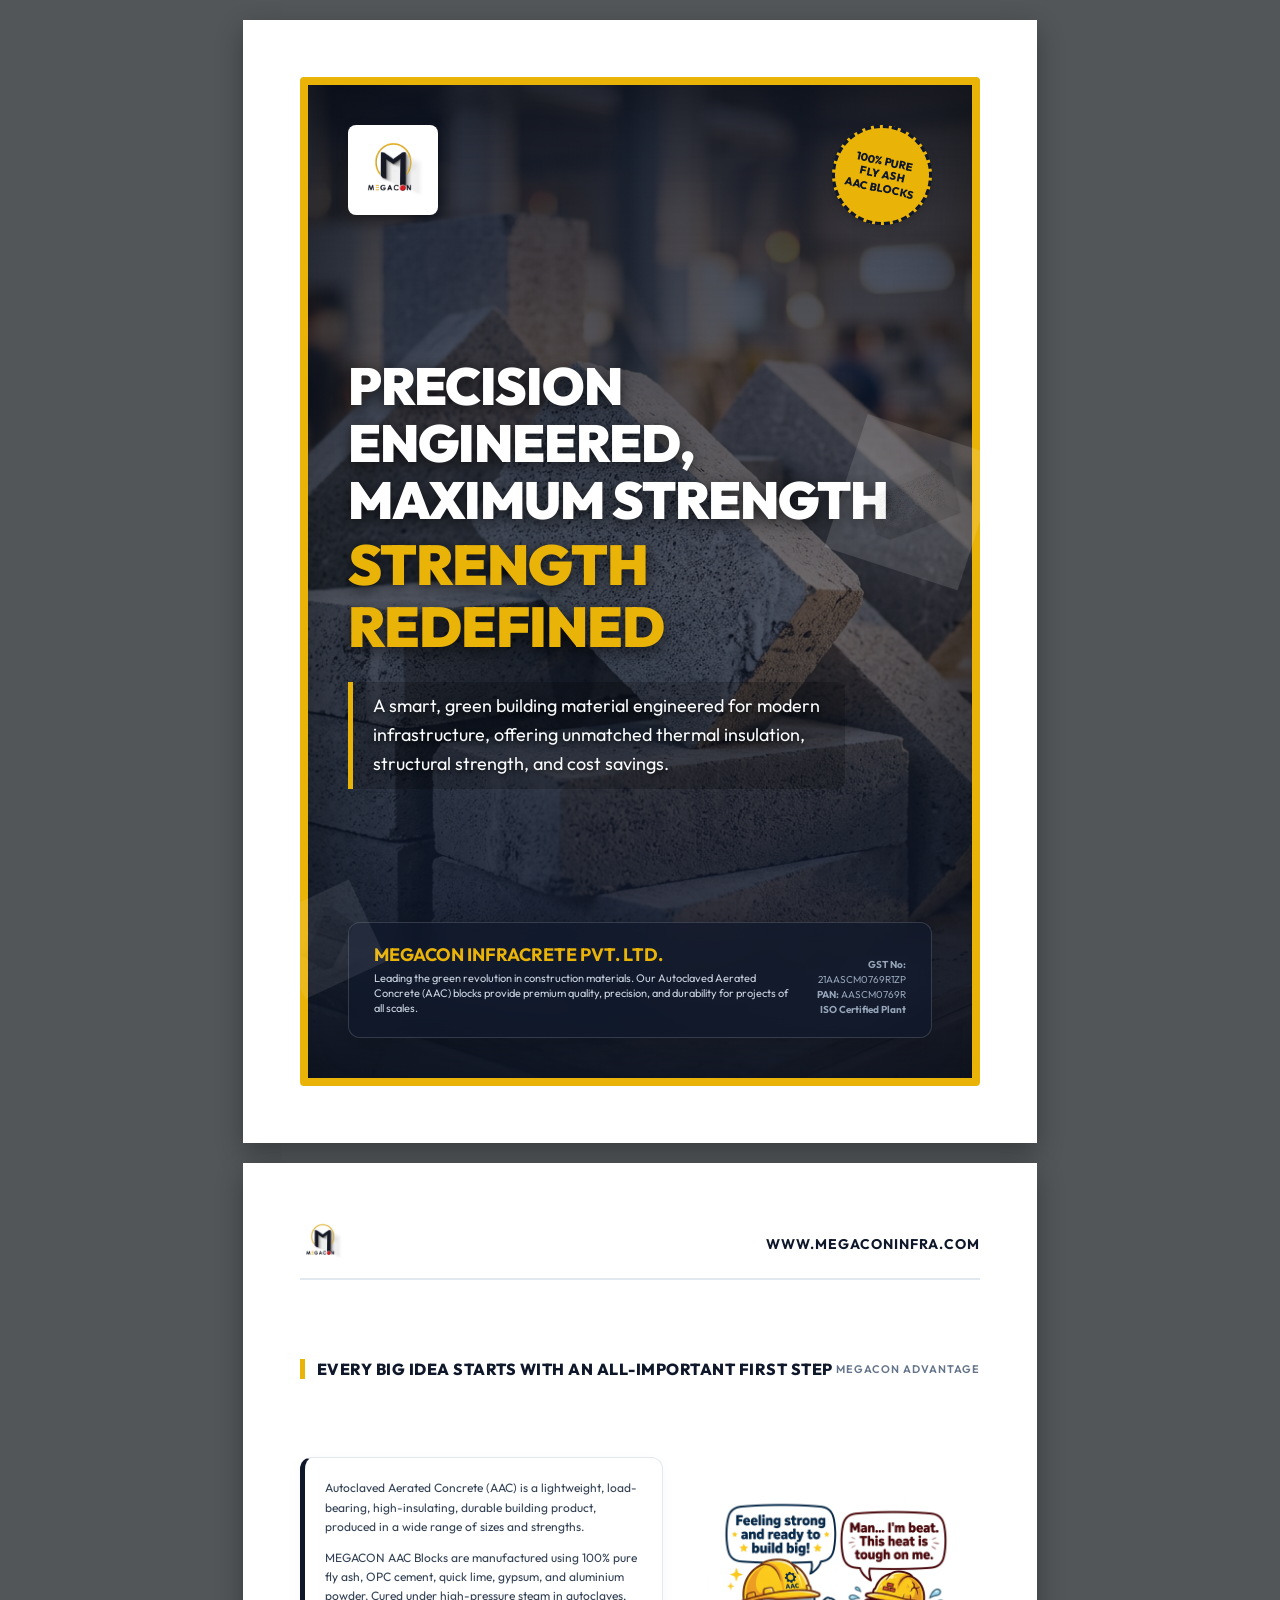
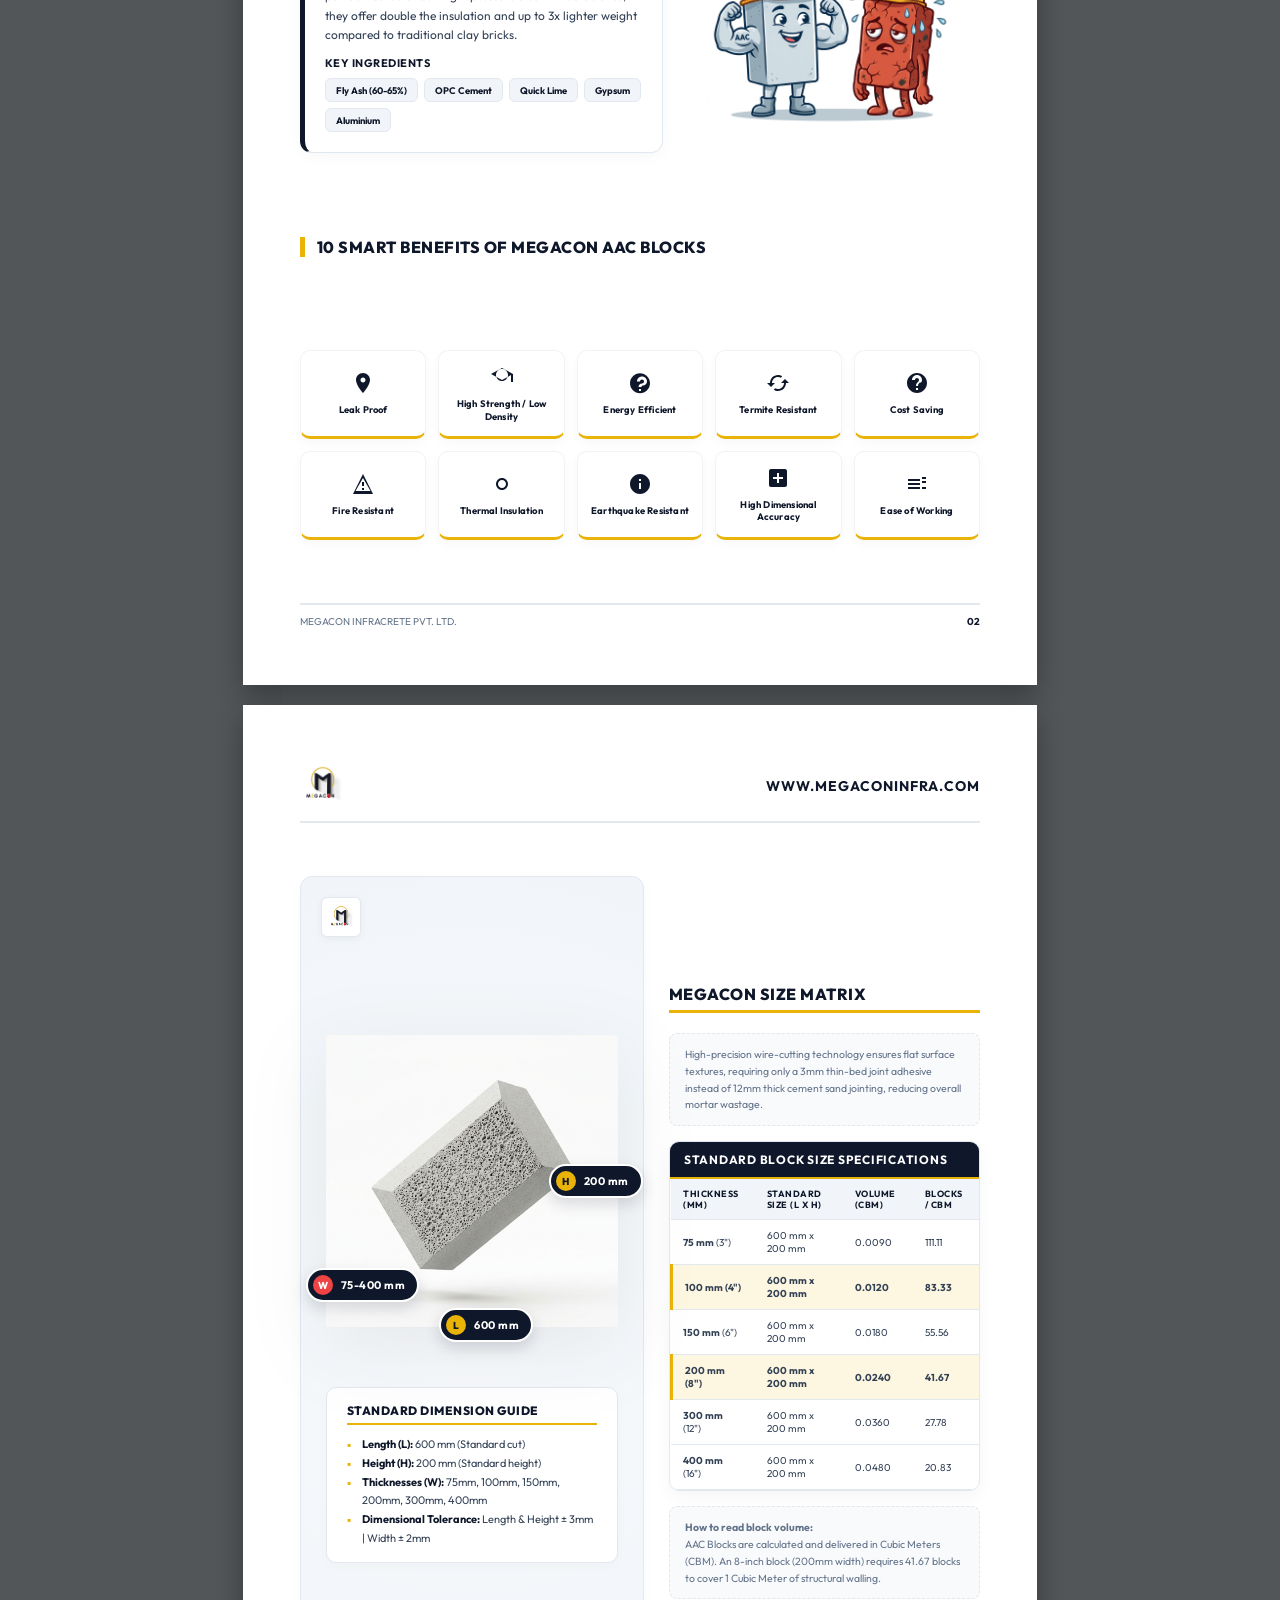
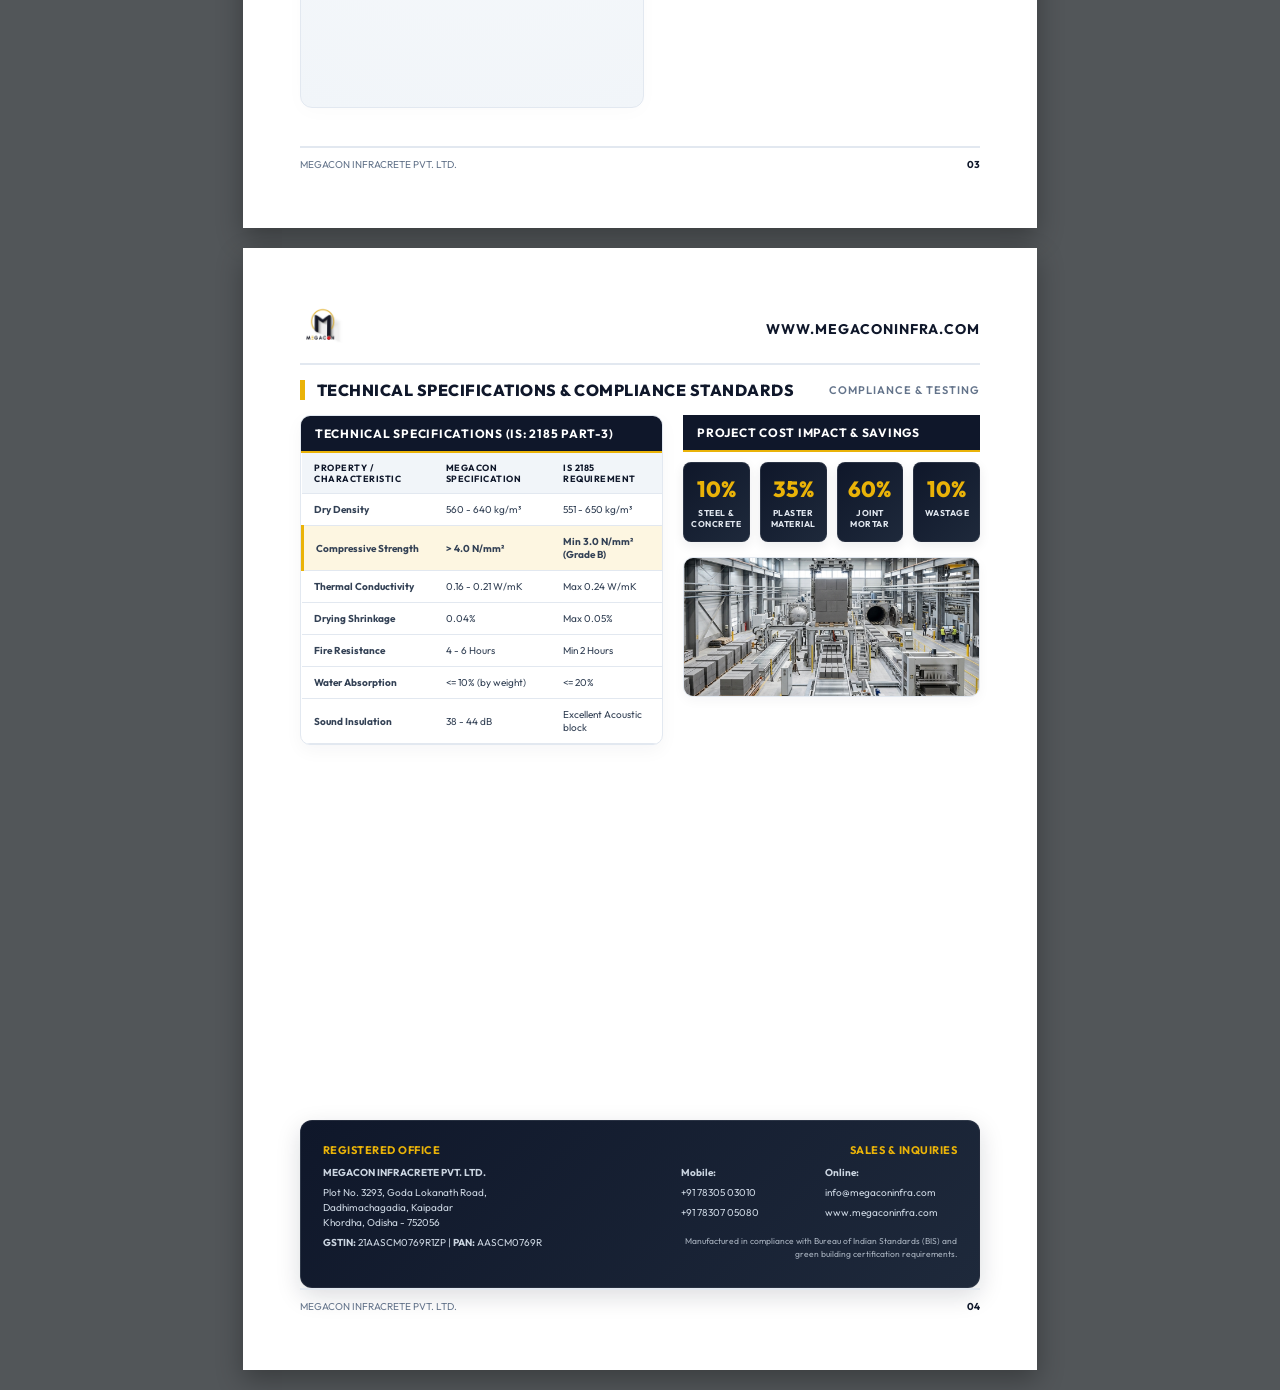
<file: brochure/index.html>
<!DOCTYPE html>
<html lang="en">
<head>
  <meta charset="UTF-8">
  <title>MEGACON INFRACRETE - AAC Blocks Brochure</title>
  <link rel="preconnect" href="https://fonts.googleapis.com">
  <link rel="preconnect" href="https://fonts.gstatic.com" crossorigin>
  <link href="https://fonts.googleapis.com/css2?family=Outfit:wght@300;400;600;700;800&display=swap" rel="stylesheet">
  <style>
    :root {
      --primary: #0F172A; /* Deep Navy */
      --secondary: #EAB308; /* Gold / Yellow */
      --accent: #EF4444; /* Red */
      --text: #334155;
      --text-light: #64748B;
      --bg: #FFFFFF;
      --bg-alt: #F8FAFC;
      --border: #E2E8F0;
    }

    * {
      box-sizing: border-box;
      margin: 0;
      padding: 0;
    }

    body {
      font-family: 'Outfit', sans-serif;
      color: var(--text);
      background-color: #525659;
      -webkit-print-color-adjust: exact;
      print-color-adjust: exact;
    }

    .page {
      width: 210mm;
      height: 297mm;
      background: var(--bg);
      margin: 20px auto;
      padding: 15mm;
      position: relative;
      overflow: hidden;
      box-shadow: 0 10px 25px rgba(0,0,0,0.3);
      display: flex;
      flex-direction: column;
      justify-content: space-between;
      page-break-after: always;
    }

    @media print {
      body {
        background: none;
      }
      .page {
        margin: 0;
        box-shadow: none;
        width: 210mm;
        height: 297mm;
        padding: 12mm;
      }
    }

    /* Header & Footer Utilities */
    .brochure-header {
      display: flex;
      justify-content: space-between;
      align-items: center;
      border-bottom: 2px solid var(--border);
      padding-bottom: 10px;
      margin-bottom: 15px;
    }

    .brochure-header .logo-container img {
      height: 45px;
      object-fit: contain;
    }

    .brochure-header .web-tag {
      font-weight: 700;
      color: var(--primary);
      font-size: 14px;
      letter-spacing: 1px;
    }

    .brochure-footer {
      display: flex;
      justify-content: space-between;
      align-items: center;
      border-top: 2px solid var(--border);
      padding-top: 10px;
      font-size: 10px;
      color: var(--text-light);
    }

    .brochure-footer .page-num {
      font-weight: 700;
      color: var(--primary);
    }

    /* Page 1: Cover Page */
    .cover-layout {
      height: 100%;
      display: flex;
      flex-direction: column;
      justify-content: space-between;
      background: linear-gradient(to bottom, rgba(15, 23, 42, 0.85) 0%, rgba(15, 23, 42, 0.6) 50%, rgba(15, 23, 42, 0.95) 100%), url('./hero_blocks_premium.png') center/cover no-repeat;
      padding: 40px;
      border: 8px solid var(--secondary);
      border-radius: 4px;
      color: #FFFFFF;
      position: relative;
      box-shadow: inset 0 0 100px rgba(0,0,0,0.5);
    }

    .cover-top {
      display: flex;
      justify-content: space-between;
      align-items: flex-start;
    }

    .cover-logo img {
      height: 90px;
      filter: drop-shadow(0 4px 6px rgba(0,0,0,0.2));
      background: white;
      padding: 10px;
      border-radius: 8px;
    }

    .stamp-container {
      background: var(--secondary);
      color: var(--primary);
      width: 100px;
      height: 100px;
      border-radius: 50%;
      display: flex;
      align-items: center;
      justify-content: center;
      text-align: center;
      font-weight: 800;
      font-size: 11px;
      line-height: 1.2;
      border: 3px dashed var(--primary);
      box-shadow: 0 4px 10px rgba(0,0,0,0.15);
      transform: rotate(12deg);
    }

    .cover-middle {
      margin: auto 0;
      padding: 20px 0;
    }

    .cover-middle h1 {
      font-size: 52px;
      font-weight: 900;
      line-height: 1.1;
      text-transform: uppercase;
      letter-spacing: -1px;
      margin-bottom: 25px;
      text-shadow: 0 4px 15px rgba(0,0,0,0.7);
    }

    .cover-middle h1 span {
      color: var(--secondary);
      display: block;
      margin-top: 5px;
      font-size: 56px;
    }

    .cover-middle p {
      font-size: 18px;
      color: #F8FAFC;
      font-weight: 400;
      line-height: 1.6;
      max-width: 85%;
      border-left: 5px solid var(--secondary);
      padding-left: 20px;
      text-shadow: 0 2px 5px rgba(0,0,0,0.8);
      background: rgba(0,0,0,0.2);
      padding: 10px 10px 10px 20px;
      border-radius: 0 8px 8px 0;
    }

    .cover-float-block {
      position: absolute;
      right: -10px;
      top: 35%;
      width: 140px;
      opacity: 0.12;
      transform: rotate(18deg);
      pointer-events: none;
      z-index: 1;
    }
    .cover-float-block-small {
      position: absolute;
      left: -25px;
      bottom: 90px;
      width: 90px;
      opacity: 0.08;
      transform: rotate(-25deg);
      pointer-events: none;
      z-index: 1;
    }
    .float-block-img {
      width: 100%;
      height: auto;
      object-fit: contain;
    }

    .cover-image-box {
      display: none; /* Replaced by full background */
    }

    .cover-bottom {
      display: flex;
      justify-content: space-between;
      align-items: flex-end;
      background: rgba(15, 23, 42, 0.7);
      backdrop-filter: blur(10px);
      -webkit-backdrop-filter: blur(10px);
      border: 1px solid rgba(255, 255, 255, 0.15);
      padding: 20px 25px;
      border-radius: 12px;
      box-shadow: 0 10px 30px rgba(0,0,0,0.3);
    }

    .cover-company-info h3 {
      font-size: 18px;
      color: var(--secondary);
      font-weight: 700;
      margin-bottom: 5px;
    }

    .cover-company-info p {
      font-size: 11px;
      color: #CBD5E1;
      max-width: 450px;
      line-height: 1.4;
    }

    .cover-reg-details {
      text-align: right;
      font-size: 10px;
      color: #94A3B8;
      line-height: 1.5;
    }

    /* Page 2: Advantage, Ingredients & Mascot Dialogue */
    .section-title {
      font-size: 16px;
      font-weight: 800;
      color: var(--primary);
      text-transform: uppercase;
      border-left: 5px solid var(--secondary);
      padding-left: 12px;
      margin-bottom: 15px;
      display: flex;
      justify-content: space-between;
      align-items: center;
      letter-spacing: 0.5px;
    }

    .section-title span {
      font-size: 11px;
      color: var(--text-light);
      font-weight: 600;
      letter-spacing: 1px;
    }

    .intro-grid {
      display: grid;
      grid-template-columns: 1.1fr 0.9fr;
      gap: 20px;
      margin-bottom: 20px;
      align-items: center;
    }

    .intro-text-block {
      background: #FFFFFF;
      padding: 20px;
      border-radius: 12px;
      border: 1px solid var(--border);
      border-left: 5px solid var(--primary);
      box-shadow: 0 4px 15px rgba(15, 23, 42, 0.03);
      display: flex;
      flex-direction: column;
      justify-content: space-between;
      height: 100%;
    }

    .intro-text-block p {
      font-size: 12px;
      line-height: 1.6;
      margin-bottom: 12px;
      color: var(--text);
    }

    .ingredients-box h4 {
      font-size: 11px;
      text-transform: uppercase;
      color: var(--primary);
      margin-bottom: 8px;
      font-weight: 700;
      letter-spacing: 0.5px;
    }

    .ingredients-pills {
      display: flex;
      flex-wrap: wrap;
      gap: 6px;
    }

    .pill {
      background: #F1F5F9;
      color: var(--primary);
      font-size: 9.5px;
      padding: 5px 10px;
      border-radius: 6px;
      font-weight: 700;
      border: 1px solid var(--border);
    }

    /* Features 10 grid */
    .features-badge-grid {
      display: grid;
      grid-template-columns: repeat(5, 1fr);
      gap: 12px;
      margin-top: 15px;
    }

    .feature-badge {
      border: 1px solid rgba(15, 23, 42, 0.05);
      background: #FFFFFF;
      border-radius: 10px;
      padding: 14px 8px;
      text-align: center;
      display: flex;
      flex-direction: column;
      align-items: center;
      justify-content: center;
      box-shadow: 0 4px 12px rgba(15, 23, 42, 0.03);
      border-bottom: 3px solid var(--secondary);
      transition: transform 0.2s, box-shadow 0.2s;
    }

    .feature-badge svg {
      width: 24px;
      height: 24px;
      fill: var(--primary);
      margin-bottom: 8px;
    }

    .feature-badge span {
      font-size: 9.5px;
      font-weight: 700;
      color: var(--primary);
      line-height: 1.3;
      letter-spacing: 0.2px;
    }

    /* Page 3: Dimension Guide Page */
    .dimension-page-layout {
      display: grid;
      grid-template-columns: 1.05fr 0.95fr;
      gap: 25px;
      align-items: center;
      height: 100%;
    }

    .visual-block-holder {
      background: radial-gradient(circle, #F8FAFC 0%, #F1F5F9 100%);
      border: 1px solid var(--border);
      border-radius: 12px;
      padding: 25px;
      display: flex;
      flex-direction: column;
      align-items: center;
      justify-content: center;
      height: 220mm;
      position: relative;
      box-shadow: 0 4px 20px rgba(15, 23, 42, 0.02);
    }

    .transparent-block-img {
      width: 100%;
      max-width: 320px;
      object-fit: contain;
      filter: drop-shadow(0 20px 40px rgba(15, 23, 42, 0.08));
    }

    .dimension-overlay-logo {
      position: absolute;
      top: 20px;
      left: 20px;
      height: 40px;
      background: white;
      padding: 5px;
      border-radius: 6px;
      border: 1px solid var(--border);
      box-shadow: 0 2px 8px rgba(0,0,0,0.05);
      z-index: 3;
    }

    .dimension-callout {
      position: absolute;
      background: var(--primary);
      color: white;
      border-radius: 20px;
      padding: 5px 12px 5px 5px;
      display: flex;
      align-items: center;
      gap: 8px;
      box-shadow: 0 6px 15px rgba(15, 23, 42, 0.15);
      font-family: 'Outfit', sans-serif;
      z-index: 5;
      border: 2px solid white;
    }
    
    .dimension-callout .badge-icon {
      background: var(--secondary);
      color: var(--primary);
      width: 20px;
      height: 20px;
      border-radius: 50%;
      display: flex;
      align-items: center;
      justify-content: center;
      font-weight: 800;
      font-size: 10px;
    }
    
    .dimension-callout .badge-val {
      font-size: 11px;
      font-weight: 700;
      letter-spacing: 0.5px;
    }
    
    .image-dimension-wrapper {
      position: relative;
      width: 100%;
      max-width: 320px;
      margin: 15px auto 35px auto;
      display: flex;
      justify-content: center;
      align-items: center;
    }

    .callout-length {
      bottom: -15px;
      left: 55%;
      transform: translateX(-50%);
    }
    
    .callout-height {
      top: 50%;
      right: -25px;
      transform: translateY(-50%);
    }
    
    .callout-width {
      bottom: 25px;
      left: -20px;
    }

    .dimension-labels-container {
      width: 100%;
      margin-top: 25px;
      background: white;
      border-radius: 10px;
      padding: 15px 20px;
      border: 1px solid var(--border);
      box-shadow: 0 4px 12px rgba(15, 23, 42, 0.02);
    }

    .dimension-labels-container h4 {
      font-size: 12px;
      text-transform: uppercase;
      color: var(--primary);
      margin-bottom: 10px;
      border-bottom: 2px solid var(--secondary);
      padding-bottom: 5px;
      font-weight: 800;
      letter-spacing: 0.5px;
    }

    .dimension-labels-container ul {
      list-style: none;
      font-size: 11px;
      line-height: 1.7;
    }

    .dimension-labels-container li {
      position: relative;
      padding-left: 15px;
    }

    .dimension-labels-container li::before {
      content: '▪';
      color: var(--secondary);
      position: absolute;
      left: 0;
      font-size: 12px;
    }

    .dimension-labels-container li strong {
      color: var(--primary);
    }

    .dimension-table-holder {
      display: flex;
      flex-direction: column;
      gap: 15px;
    }

    .dimension-title-txt {
      font-size: 16px;
      font-weight: 800;
      color: var(--primary);
      text-transform: uppercase;
      border-bottom: 3px solid var(--secondary);
      padding-bottom: 6px;
      margin-bottom: 5px;
      letter-spacing: 0.5px;
    }

    .table-container {
      background: var(--bg);
      border: 1px solid var(--border);
      border-radius: 10px;
      overflow: hidden;
      box-shadow: 0 6px 18px rgba(15, 23, 42, 0.04);
    }

    .table-header {
      background: var(--primary);
      color: white;
      padding: 10px 14px;
      font-size: 12px;
      font-weight: 700;
      text-transform: uppercase;
      letter-spacing: 0.75px;
      border-bottom: 2px solid var(--secondary);
    }

    .spec-table {
      width: 100%;
      border-collapse: collapse;
      font-size: 10px;
    }

    .spec-table th, .spec-table td {
      padding: 9px 12px;
      text-align: left;
      border-bottom: 1px solid var(--border);
    }

    .spec-table th {
      background: #F1F5F9;
      font-weight: 700;
      color: var(--primary);
      text-transform: uppercase;
      font-size: 9px;
      letter-spacing: 0.5px;
    }

    .highlight-row {
      background-color: rgba(234, 179, 8, 0.12) !important;
      font-weight: 700;
      border-left: 3px solid var(--secondary);
    }

    .precision-block-desc {
      background-color: var(--bg-alt);
      border: 1px dashed var(--border);
      padding: 12px 15px;
      border-radius: 8px;
      font-size: 10.5px;
      line-height: 1.6;
      color: var(--text-light);
    }

    /* Page 4: Technical Specifications, Savings & Contact Block */
    .page4-grid {
      display: grid;
      grid-template-columns: 1.1fr 0.9fr;
      gap: 20px;
      align-items: start;
    }

    .savings-card-grid {
      display: grid;
      grid-template-columns: repeat(4, 1fr);
      gap: 10px;
      margin-bottom: 15px;
    }

    .savings-card {
      background: linear-gradient(135deg, var(--primary) 0%, #1E293B 100%);
      border: 1px solid rgba(255, 255, 255, 0.08);
      border-radius: 8px;
      padding: 12px 6px;
      text-align: center;
      box-shadow: 0 4px 12px rgba(15, 23, 42, 0.08);
    }

    .savings-val {
      font-size: 22px;
      font-weight: 800;
      color: var(--secondary);
      margin-bottom: 4px;
    }

    .savings-lbl {
      font-size: 8.5px;
      text-transform: uppercase;
      font-weight: 700;
      color: #E2E8F0;
      line-height: 1.3;
      letter-spacing: 0.5px;
    }

    .factory-promo-box {
      width: 100%;
      height: 140px;
      border-radius: 10px;
      overflow: hidden;
      border: 1px solid var(--border);
      margin-bottom: 15px;
      box-shadow: 0 4px 12px rgba(15, 23, 42, 0.04);
    }

    .factory-promo-box img {
      width: 100%;
      height: 100%;
      object-fit: cover;
    }

    .contact-block {
      background: linear-gradient(135deg, var(--primary) 0%, #1E293B 100%);
      color: white;
      border-radius: 12px;
      padding: 22px;
      display: grid;
      grid-template-columns: 1.1fr 0.9fr;
      gap: 20px;
      margin-top: auto;
      box-shadow: 0 8px 24px rgba(15, 23, 42, 0.15);
      border: 1px solid rgba(255, 255, 255, 0.08);
    }

    .contact-col h4 {
      font-size: 11px;
      color: var(--secondary);
      text-transform: uppercase;
      margin-bottom: 8px;
      font-weight: 700;
      letter-spacing: 0.5px;
    }

    .contact-col p {
      font-size: 10px;
      line-height: 1.5;
      color: #CBD5E1;
      margin-bottom: 5px;
    }

    .contact-col a {
      color: white;
      text-decoration: none;
      font-weight: 600;
      transition: color 0.2s;
    }
    
    .contact-col a:hover {
      color: var(--secondary);
    }

    .contact-col.right-col {
      display: flex;
      flex-direction: column;
      justify-content: space-between;
      text-align: right;
    }

    .contact-grid-info {
      display: grid;
      grid-template-columns: repeat(2, 1fr);
      gap: 12px;
      text-align: left;
    }
  </style>
</head>
<body>

  <!-- PAGE 1: COVER PAGE -->
  <div class="page" id="page-1">
    <div class="cover-layout">
      <div class="cover-top">
        <div class="cover-logo">
          <img src="./logo.jpeg" alt="MEGACON Logo">
        </div>
        <div class="stamp-container">
          100% PURE<br>FLY ASH<br>AAC BLOCKS
        </div>
      </div>

      <div class="cover-middle">
        <h1>PRECISION ENGINEERED, <br>MAXIMUM STRENGTH<br><span>STRENGTH REDEFINED</span></h1>
        <p>A smart, green building material engineered for modern infrastructure, offering unmatched thermal insulation, structural strength, and cost savings.</p>
      </div>

      <div class="cover-image-box">
        <img src="./hero_blocks_premium.png" alt="MEGACON Premium AAC Blocks">
      </div>

      <div class="cover-float-block">
        <img src="./aac_block_transparent.png" alt="" class="float-block-img">
      </div>
      <div class="cover-float-block-small">
        <img src="./aac_block_transparent.png" alt="" class="float-block-img">
      </div>

      <div class="cover-bottom">
        <div class="cover-company-info">
          <h3>MEGACON INFRACRETE PVT. LTD.</h3>
          <p>Leading the green revolution in construction materials. Our Autoclaved Aerated Concrete (AAC) blocks provide premium quality, precision, and durability for projects of all scales.</p>
        </div>
        <div class="cover-reg-details">
          <strong>GST No:</strong> 21AASCM0769R1ZP<br>
          <strong>PAN:</strong> AASCM0769R<br>
          <strong>ISO Certified Plant</strong>
        </div>
      </div>
    </div>
  </div>

  <!-- PAGE 2: INTRO, FEATURES & MASCOT DIALOGUE -->
  <div class="page" id="page-2">
    <div class="brochure-header">
      <div class="logo-container">
        <img src="./logo.jpeg" alt="MEGACON Logo">
      </div>
      <div class="web-tag">WWW.MEGACONINFRA.COM</div>
    </div>

    <div class="section-title">
      Every Big Idea Starts With An All-Important First Step
      <span>MEGACON ADVANTAGE</span>
    </div>

    <div class="intro-grid">
      <div class="intro-text-block">
        <p>Autoclaved Aerated Concrete (AAC) is a lightweight, load-bearing, high-insulating, durable building product, produced in a wide range of sizes and strengths.</p>
        <p>MEGACON AAC Blocks are manufactured using 100% pure fly ash, OPC cement, quick lime, gypsum, and aluminium powder. Cured under high-pressure steam in autoclaves, they offer double the insulation and up to 3x lighter weight compared to traditional clay bricks.</p>
        
        <div class="ingredients-box">
          <h4>Key Ingredients</h4>
          <div class="ingredients-pills">
            <span class="pill">Fly Ash (60-65%)</span>
            <span class="pill">OPC Cement</span>
            <span class="pill">Quick Lime</span>
            <span class="pill">Gypsum</span>
            <span class="pill">Aluminium</span>
          </div>
        </div>
      </div>

      <!-- Mascot Conversation Image Only -->
      <div class="mascot-image-only-container" style="display: flex; justify-content: center; align-items: center; width: 100%; margin-top: 15px;">
        <img src="./mascot_conversation.png" alt="MEGACON Mascots Conversation" style="max-width: 100%; max-height: 250px; object-fit: contain;">
      </div>
    </div>

    <div class="section-title">
      10 Smart Benefits of MEGACON AAC Blocks
    </div>

    <!-- 10 Feature Badges -->
    <div class="features-badge-grid">
      <div class="feature-badge">
        <svg viewBox="0 0 24 24"><path d="M12 2C8.13 2 5 5.13 5 9c0 5.25 7 13 7 13s7-7.75 7-13c0-3.87-3.13-7-7-7zm0 9.5c-1.38 0-2.5-1.12-2.5-2.5s1.12-2.5 2.5-2.5 2.5 1.12 2.5 2.5-1.12 2.5-2.5 2.5z"/></svg>
        <span>Leak Proof</span>
      </div>
      <div class="feature-badge">
        <svg viewBox="0 0 24 24"><path d="M12 3L1 9l11 6 9-4.91V17h2V9L12 3zm0 13c-3.31 0-6-2.69-6-6s2.69-6 6-6 6 2.69 6 6-2.69 6-6 6z"/></svg>
        <span>High Strength / Low Density</span>
      </div>
      <div class="feature-badge">
        <svg viewBox="0 0 24 24"><path d="M12 2.2C6.5 2.2 2 6.7 2 12.2s4.5 10 10 10 10-4.5 10-10S17.5 2.2 12 2.2zm1 17.8h-2v-2h2v2zm2-5.5c-.8 0-1.5.7-1.5 1.5h-3c0-1.9 1.6-3.5 3.5-3.5 1.1 0 2-.9 2-2s-.9-2-2-2-2 .9-2 2h-3c0-2.8 2.2-5 5-5s5 2.2 5 5c0 2.2-1.8 4-4 4z"/></svg>
        <span>Energy Efficient</span>
      </div>
      <div class="feature-badge">
        <svg viewBox="0 0 24 24"><path d="M19 8l-4 4h3c0 3.31-2.69 6-6 6-1.01 0-1.97-.25-2.8-.7l-1.46 1.46C8.97 19.54 10.43 20 12 20c4.42 0 8-3.58 8-8h3l-4-4zM6 12c0-3.31 2.69-6 6-6 1.01 0 1.97.25 2.8.7l1.46-1.46C15.03 4.46 13.57 4 12 4c-4.42 0-8 3.58-8 8H1l4 4 4-4H6z"/></svg>
        <span>Termite Resistant</span>
      </div>
      <div class="feature-badge">
        <svg viewBox="0 0 24 24"><path d="M12 2C6.48 2 2 6.48 2 12s4.48 10 10 10 10-4.48 10-10S17.52 2 12 2zm1 17h-2v-2h2v2zm2.07-7.75l-.9.92C13.45 12.9 13 13.5 13 15h-2v-.5c0-1.1.45-2.1 1.17-2.83l1.24-1.26c.37-.36.59-.86.59-1.41 0-1.1-.9-2-2-2s-2 .9-2 2H7c0-2.76 2.24-5 5-5s5 2.24 5 5c0 1.04-.42 1.99-1.07 2.75z"/></svg>
        <span>Cost Saving</span>
      </div>
      <div class="feature-badge">
        <svg viewBox="0 0 24 24"><path d="M12 2L2 22h20L12 2zm0 3.99L19.53 19H4.47L12 5.99zM13 16h-2v2h2v-2zm0-6h-2v4h2v-4z"/></svg>
        <span>Fire Resistant</span>
      </div>
      <div class="feature-badge">
        <svg viewBox="0 0 24 24"><path d="M12 6c-3.31 0-6 2.69-6 6s2.69 6 6 6 6-2.69 6-6-2.69-6-6-6zm0 10c-2.21 0-4-1.79-4-4s1.79-4 4-4 4 1.79 4 4-1.79 4-4 4z"/></svg>
        <span>Thermal Insulation</span>
      </div>
      <div class="feature-badge">
        <svg viewBox="0 0 24 24"><path d="M12 2C6.48 2 2 6.48 2 12s4.48 10 10 10 10-4.48 10-10S17.52 2 12 2zm1 15h-2v-6h2v6zm0-8h-2V7h2v2z"/></svg>
        <span>Earthquake Resistant</span>
      </div>
      <div class="feature-badge">
        <svg viewBox="0 0 24 24"><path d="M19 3H5c-1.1 0-2 .9-2 2v14c0 1.1.9 2 2 2h14c1.1 0 2-.9 2-2V5c0-1.1-.9-2-2-2zm-2 10h-4v4h-2v-4H7v-2h4V7h2v4h4v2z"/></svg>
        <span>High Dimensional Accuracy</span>
      </div>
      <div class="feature-badge">
        <svg viewBox="0 0 24 24"><path d="M3 13h12v-2H3v2zm0 4h12v-2H3v2zm0-8h12V7H3v2zm14 2h4v-2h-4v2zm0 6h4v-2h-4v2zm0-12v2h4V5h-4z"/></svg>
        <span>Ease of Working</span>
      </div>
    </div>

    <div class="brochure-footer">
      <div>MEGACON INFRACRETE PVT. LTD.</div>
      <div class="page-num">02</div>
    </div>
  </div>

  <!-- PAGE 3: DEDICATED DIMENSION BLOCK PAGE -->
  <div class="page" id="page-3">
    <div class="brochure-header">
      <div class="logo-container">
        <img src="./logo.jpeg" alt="MEGACON Logo">
      </div>
      <div class="web-tag">WWW.MEGACONINFRA.COM</div>
    </div>

    <div class="dimension-page-layout">
      <!-- Left Column: Visual isolated block with dimensions labels -->
      <div class="visual-block-holder">
        <img src="./logo.jpeg" alt="MEGACON Brand" class="dimension-overlay-logo">
        <div class="image-dimension-wrapper">
          <img src="./aac_block_transparent.png" alt="MEGACON AAC Block Dimensions" class="transparent-block-img">
          
          <div class="dimension-callout callout-length">
            <span class="badge-icon">L</span>
            <span class="badge-val">600 mm</span>
          </div>
          <div class="dimension-callout callout-height">
            <span class="badge-icon">H</span>
            <span class="badge-val">200 mm</span>
          </div>
          <div class="dimension-callout callout-width">
            <span class="badge-icon" style="background:var(--accent);color:white;">W</span>
            <span class="badge-val">75-400 mm</span>
          </div>
        </div>

        <div class="dimension-labels-container">
          <h4>Standard Dimension Guide</h4>
          <ul>
            <li><strong>Length (L):</strong> 600 mm (Standard cut)</li>
            <li><strong>Height (H):</strong> 200 mm (Standard height)</li>
            <li><strong>Thicknesses (W):</strong> 75mm, 100mm, 150mm, 200mm, 300mm, 400mm</li>
            <li><strong>Dimensional Tolerance:</strong> Length & Height &plusmn; 3mm | Width &plusmn; 2mm</li>
          </ul>
        </div>
      </div>

      <!-- Right Column: Dimensions Table & Explanatory details -->
      <div class="dimension-table-holder">
        <div class="dimension-title-txt">MEGACON Size Matrix</div>
        <p class="precision-block-desc">
          High-precision wire-cutting technology ensures flat surface textures, requiring only a 3mm thin-bed joint adhesive instead of 12mm thick cement sand jointing, reducing overall mortar wastage.
        </p>

        <div class="table-container">
          <div class="table-header">Standard Block Size Specifications</div>
          <table class="spec-table">
            <thead>
              <tr>
                <th>Thickness (mm)</th>
                <th>Standard Size (L x H)</th>
                <th>Volume (CBM)</th>
                <th>Blocks / CBM</th>
              </tr>
            </thead>
            <tbody>
              <tr>
                <td><strong>75 mm</strong> (3")</td>
                <td>600 mm x 200 mm</td>
                <td>0.0090</td>
                <td>111.11</td>
              </tr>
              <tr class="highlight-row">
                <td><strong>100 mm</strong> (4")</td>
                <td>600 mm x 200 mm</td>
                <td>0.0120</td>
                <td>83.33</td>
              </tr>
              <tr>
                <td><strong>150 mm</strong> (6")</td>
                <td>600 mm x 200 mm</td>
                <td>0.0180</td>
                <td>55.56</td>
              </tr>
              <tr class="highlight-row">
                <td><strong>200 mm</strong> (8")</td>
                <td>600 mm x 200 mm</td>
                <td>0.0240</td>
                <td>41.67</td>
              </tr>
              <tr>
                <td><strong>300 mm</strong> (12")</td>
                <td>600 mm x 200 mm</td>
                <td>0.0360</td>
                <td>27.78</td>
              </tr>
              <tr>
                <td><strong>400 mm</strong> (16")</td>
                <td>600 mm x 200 mm</td>
                <td>0.0480</td>
                <td>20.83</td>
              </tr>
            </tbody>
          </table>
        </div>

        <div class="precision-block-desc">
          <strong>How to read block volume:</strong><br>
          AAC Blocks are calculated and delivered in Cubic Meters (CBM). An 8-inch block (200mm width) requires 41.67 blocks to cover 1 Cubic Meter of structural walling.
        </div>
      </div>
    </div>

    <div class="brochure-footer">
      <div>MEGACON INFRACRETE PVT. LTD.</div>
      <div class="page-num">03</div>
    </div>
  </div>

  <!-- PAGE 4: TECHNICAL SPECIFICATIONS, SAVINGS & CONTACTS -->
  <div class="page" id="page-4">
    <div class="brochure-header">
      <div class="logo-container">
        <img src="./logo.jpeg" alt="MEGACON Logo">
      </div>
      <div class="web-tag">WWW.MEGACONINFRA.COM</div>
    </div>

    <div class="section-title">
      Technical Specifications & Compliance Standards
      <span>COMPLIANCE & TESTING</span>
    </div>

    <div class="page4-grid">
      <!-- Specs Table -->
      <div class="table-container">
        <div class="table-header">Technical Specifications (IS: 2185 Part-3)</div>
        <table class="spec-table">
          <thead>
            <tr>
              <th>Property / Characteristic</th>
              <th>MEGACON Specification</th>
              <th>IS 2185 Requirement</th>
            </tr>
          </thead>
          <tbody>
            <tr>
              <td><strong>Dry Density</strong></td>
              <td>560 - 640 kg/m³</td>
              <td>551 - 650 kg/m³</td>
            </tr>
            <tr class="highlight-row">
              <td><strong>Compressive Strength</strong></td>
              <td>&gt; 4.0 N/mm²</td>
              <td>Min 3.0 N/mm² (Grade B)</td>
            </tr>
            <tr>
              <td><strong>Thermal Conductivity</strong></td>
              <td>0.16 - 0.21 W/mK</td>
              <td>Max 0.24 W/mK</td>
            </tr>
            <tr>
              <td><strong>Drying Shrinkage</strong></td>
              <td>0.04%</td>
              <td>Max 0.05%</td>
            </tr>
            <tr>
              <td><strong>Fire Resistance</strong></td>
              <td>4 - 6 Hours</td>
              <td>Min 2 Hours</td>
            </tr>
            <tr>
              <td><strong>Water Absorption</strong></td>
              <td>&lt;= 10% (by weight)</td>
              <td>&lt;= 20%</td>
            </tr>
            <tr>
              <td><strong>Sound Insulation</strong></td>
              <td>38 - 44 dB</td>
              <td>Excellent Acoustic block</td>
            </tr>
          </tbody>
        </table>
      </div>

      <!-- Savings & Factory Combo -->
      <div>
        <div class="table-header" style="margin-bottom: 10px;">Project Cost Impact & Savings</div>
        <div class="savings-card-grid">
          <div class="savings-card">
            <div class="savings-val">10%</div>
            <div class="savings-lbl">Steel & Concrete</div>
          </div>
          <div class="savings-card">
            <div class="savings-val">35%</div>
            <div class="savings-lbl">Plaster Material</div>
          </div>
          <div class="savings-card">
            <div class="savings-val">60%</div>
            <div class="savings-lbl">Joint Mortar</div>
          </div>
          <div class="savings-card">
            <div class="savings-val">10%</div>
            <div class="savings-lbl">Wastage</div>
          </div>
        </div>

        <div class="factory-promo-box">
          <img src="./factory_interior.png" alt="MEGACON AAC Block Manufacturing Autoclave">
        </div>
      </div>
    </div>

    <!-- Contact Block Footer -->
    <div class="contact-block">
      <div class="contact-col">
        <h4>Registered Office</h4>
        <p><strong>MEGACON INFRACRETE PVT. LTD.</strong></p>
        <p>Plot No. 3293, Goda Lokanath Road,<br>Dadhimachagadia, Kaipadar<br>Khordha, Odisha - 752056</p>
        <p style="margin-top: 5px;"><strong>GSTIN:</strong> 21AASCM0769R1ZP | <strong>PAN:</strong> AASCM0769R</p>
      </div>
      <div class="contact-col right-col">
        <div>
          <h4>Sales & Inquiries</h4>
          <div class="contact-grid-info">
            <div>
              <p><strong>Mobile:</strong></p>
              <p>+91 78305 03010</p>
              <p>+91 78307 05080</p>
            </div>
            <div>
              <p><strong>Online:</strong></p>
              <p>info@megaconinfra.com</p>
              <p>www.megaconinfra.com</p>
            </div>
          </div>
        </div>
        <p style="font-size: 8.5px; opacity: 0.8; margin-top: 10px;">Manufactured in compliance with Bureau of Indian Standards (BIS) and green building certification requirements.</p>
      </div>
    </div>

    <div class="brochure-footer">
      <div>MEGACON INFRACRETE PVT. LTD.</div>
      <div class="page-num">04</div>
    </div>
  </div>

</body>
</html>
</file>
<file: css/style.css>
/* ==========================================================================
   MEGACON INFRACRETE DESIGN SYSTEM & BASE STYLES
   ========================================================================== */

:root {
  /* Premium Dark Glassmorphic Theme */
  --hue: 220;
  --primary-color: #0B1120;
  --primary-light: rgba(30, 41, 59, 0.7);
  --secondary-color: #F59E0B; /* Vibrant Amber */
  --secondary-light: #FCD34D;
  --accent-red: #EF4444;
  --accent-red-light: #F87171;
  
  --bg-white: #0B1120; /* Make background dark for premium look */
  --bg-light: #0B1120;
  --bg-dark-panel: rgba(15, 23, 42, 0.6);
  
  --text-dark: #F8FAFC; /* Light text for dark background */
  --text-muted: #94A3B8;
  --text-white: #FFFFFF;
  
  --border-color: rgba(255, 255, 255, 0.1);
  --border-dark: rgba(255, 255, 255, 0.05);
  --border-focus: #F59E0B;
  
  /* Layout tokens */
  --transition-smooth: all 0.4s cubic-bezier(0.4, 0, 0.2, 1);
  --shadow-sm: 0 4px 6px -1px rgba(0, 0, 0, 0.5);
  --shadow-md: 0 10px 15px -3px rgba(0, 0, 0, 0.6), 0 4px 6px -2px rgba(0, 0, 0, 0.4);
  --shadow-lg: 0 25px 50px -12px rgba(0, 0, 0, 0.7);
  --shadow-glow: 0 0 30px rgba(245, 158, 11, 0.4);
  --glass-bg: rgba(30, 41, 59, 0.4);
  --glass-border: rgba(255, 255, 255, 0.08);
  
  --radius-sm: 8px;
  --radius-md: 16px;
  --radius-lg: 24px;
}

html.light-theme {
  --primary-color: #F8FAFC;
  --primary-light: rgba(255, 255, 255, 0.9);
  --bg-white: #FFFFFF;
  --bg-light: #F1F5F9;
  --bg-dark-panel: rgba(255, 255, 255, 0.8);
  --text-dark: #334155;
  --text-muted: #64748B;
  --text-white: #0F172A;
  --border-color: rgba(0, 0, 0, 0.1);
  --border-dark: rgba(0, 0, 0, 0.05);
  
  --shadow-sm: 0 4px 6px -1px rgba(0, 0, 0, 0.05);
  --shadow-md: 0 10px 15px -3px rgba(0, 0, 0, 0.05), 0 4px 6px -2px rgba(0, 0, 0, 0.025);
  --shadow-lg: 0 25px 50px -12px rgba(0, 0, 0, 0.1);
  --shadow-glow: 0 0 30px rgba(245, 158, 11, 0.15);
  --glass-bg: rgba(255, 255, 255, 0.6);
  --glass-border: rgba(0, 0, 0, 0.1);
}

/* Reset */
*, *::before, *::after {
  box-sizing: border-box;
  margin: 0;
  padding: 0;
}

html {
  scroll-behavior: smooth;
}

body {
  font-family: 'Inter', sans-serif;
  color: var(--text-dark);
  background-color: var(--bg-white);
  line-height: 1.6;
  font-size: 16px;
  overflow-x: hidden;
}

/* Loading Screen */
.loader {
  position: fixed;
  top: 0;
  left: 0;
  width: 100vw;
  height: 100vh;
  height: 100dvh;
  z-index: 99999;
  display: flex;
  align-items: center;
  justify-content: center;
  background: #0a0e17;
  overflow: hidden;
  transition: opacity 0.6s ease, visibility 0.6s ease;
}
.loader.hidden {
  opacity: 0;
  visibility: hidden;
  pointer-events: none;
}
.loader-inner {
  display: flex;
  flex-direction: column;
  align-items: center;
  justify-content: center;
  position: relative;
  z-index: 2;
}
.loader-logo {
  margin-bottom: 32px;
  opacity: 0;
  animation: logoIn 0.5s 1.6s cubic-bezier(0.16, 1, 0.3, 1) forwards;
}
.loader-logo img,
.loader-logo video {
  height: 72px;
  background: #fff;
  padding: 8px 20px;
  border-radius: 12px;
  box-shadow: 0 0 50px rgba(245, 158, 11, 0.06);
}
@keyframes logoIn {
  0% { opacity: 0; transform: translateY(12px) scale(0.95); }
  100% { opacity: 1; transform: translateY(0) scale(1); }
}
.loader-wall {
  display: flex;
  align-items: flex-end;
  gap: 6px;
  height: 62px;
  margin-bottom: 28px;
}
.ld-block {
  border-radius: 2px;
  overflow: visible;
}
.ld-pixels {
  display: grid;
  grid-template-columns: repeat(var(--cols), 1fr);
  gap: 1px;
  padding: 2px;
  width: calc(var(--cols) * 7px + (var(--cols) - 1) * 1px + 4px);
  height: calc(var(--rows) * 7px + (var(--rows) - 1) * 1px + 4px);
}
.ld-pixels span {
  display: block;
  width: 7px;
  height: 7px;
  background: var(--secondary-color);
  border-radius: 1px;
  animation: pixelCycle 3.2s ease-in-out infinite;
}
.ld-pixels span:nth-child(1) { animation-delay: 0s; }
.ld-pixels span:nth-child(2) { animation-delay: 0.04s; }
.ld-pixels span:nth-child(3) { animation-delay: 0.08s; }
.ld-pixels span:nth-child(4) { animation-delay: 0.12s; }
.ld-pixels span:nth-child(5) { animation-delay: 0.16s; }
.ld-pixels span:nth-child(6) { animation-delay: 0.20s; }
.ld-pixels span:nth-child(7) { animation-delay: 0.24s; }
.ld-pixels span:nth-child(8) { animation-delay: 0.28s; }
.ld-pixels span:nth-child(9) { animation-delay: 0.32s; }
.ld-pixels span:nth-child(10) { animation-delay: 0.36s; }
.ld-pixels span:nth-child(11) { animation-delay: 0.40s; }
.ld-pixels span:nth-child(12) { animation-delay: 0.44s; }
.ld-pixels span:nth-child(13) { animation-delay: 0.48s; }
.ld-pixels span:nth-child(14) { animation-delay: 0.52s; }
.ld-pixels span:nth-child(15) { animation-delay: 0.56s; }
.ld-pixels span:nth-child(16) { animation-delay: 0.60s; }
.ld-pixels span:nth-child(17) { animation-delay: 0.64s; }
.ld-pixels span:nth-child(18) { animation-delay: 0.68s; }
.ld-pixels span:nth-child(19) { animation-delay: 0.72s; }
.ld-pixels span:nth-child(20) { animation-delay: 0.76s; }
.ld-pixels span:nth-child(21) { animation-delay: 0.80s; }
.ld-pixels span:nth-child(22) { animation-delay: 0.84s; }
.ld-pixels span:nth-child(23) { animation-delay: 0.88s; }
.ld-pixels span:nth-child(24) { animation-delay: 0.92s; }
.ld-pixels span:nth-child(25) { animation-delay: 0.96s; }
.ld-pixels span:nth-child(26) { animation-delay: 1.00s; }
.ld-pixels span:nth-child(27) { animation-delay: 1.04s; }
.ld-pixels span:nth-child(28) { animation-delay: 1.08s; }
.ld-pixels span:nth-child(29) { animation-delay: 1.12s; }
.ld-pixels span:nth-child(30) { animation-delay: 1.16s; }
.ld-pixels span:nth-child(31) { animation-delay: 1.20s; }
.ld-pixels span:nth-child(32) { animation-delay: 1.24s; }
@keyframes pixelCycle {
  0%, 5% { opacity: 0; transform: scale(0); }
  15% { opacity: 1; transform: scale(1.1); }
  20% { opacity: 1; transform: scale(1); }
  50% { opacity: 1; transform: scale(1); }
  58% { opacity: 0; transform: scale(0.4); }
  100% { opacity: 0; transform: scale(0); }
}
.loader-tag {
  font-family: 'Inter', sans-serif;
  font-size: 12px;
  font-weight: 300;
  color: rgba(255,255,255,0.25);
  letter-spacing: 3px;
  text-transform: uppercase;
  opacity: 0;
  animation: tagIn 0.6s 2.2s cubic-bezier(0.16, 1, 0.3, 1) forwards;
}
@keyframes tagIn {
  0% { opacity: 0; transform: translateY(8px); }
  100% { opacity: 1; transform: translateY(0); }
}

h1, h2, h3, h4, h5, h6 {
  font-family: 'Inter', sans-serif;
  font-weight: 700;
  line-height: 1.2;
  color: var(--text-white);
}

/* Background Orbs */
.bg-orb {
  position: absolute;
  border-radius: 50%;
  filter: blur(100px);
  z-index: 0;
  pointer-events: none;
  animation: floatOrb 20s infinite alternate ease-in-out;
}
.orb-1 {
  width: 600px;
  height: 600px;
  background: rgba(245, 158, 11, 0.15); /* Amber glow */
  top: -100px;
  left: -200px;
}
.orb-2 {
  width: 500px;
  height: 500px;
  background: rgba(59, 130, 246, 0.15); /* Blue glow */
  bottom: 20%;
  right: -100px;
  animation-delay: -5s;
}

@keyframes floatOrb {
  0% { transform: translate(0, 0) scale(1); }
  50% { transform: translate(50px, 100px) scale(1.1); }
  100% { transform: translate(-50px, -50px) scale(0.9); }
}

.glass-section {
  position: relative;
  z-index: 1;
}

img {
  max-width: 100%;
  height: auto;
  display: block;
}

a {
  color: var(--secondary-color);
  text-decoration: none;
  transition: var(--transition-smooth);
}

a:hover {
  color: var(--secondary-light);
}

.container {
  width: 100%;
  max-width: 1200px;
  margin: 0 auto;
  padding: 0 24px;
}

/* Common Section Layout */
section {
  padding: 80px 0;
  position: relative;
}

.section-header {
  margin-bottom: 50px;
  max-width: 700px;
}

.section-header.text-center {
  margin-left: auto;
  margin-right: auto;
  text-align: center;
}

.section-subtitle {
  font-size: 14px;
  font-weight: 700;
  text-transform: uppercase;
  color: var(--secondary-color);
  letter-spacing: 2px;
  display: inline-block;
  margin-bottom: 10px;
}

.section-title {
  font-size: 36px;
  font-weight: 800;
  margin-bottom: 16px;
}

.section-description {
  color: var(--text-muted);
  font-size: 16px;
}

/* Buttons */
.btn {
  display: inline-flex;
  align-items: center;
  justify-content: center;
  padding: 12px 28px;
  font-family: 'Inter', sans-serif;
  font-weight: 600;
  font-size: 15px;
  border-radius: var(--radius-sm);
  border: 2px solid transparent;
  cursor: pointer;
  transition: var(--transition-smooth);
  letter-spacing: 0.5px;
}

.btn-primary {
  background-color: var(--secondary-color);
  color: var(--primary-color);
}

.btn-primary:hover {
  background-color: var(--secondary-light);
  transform: translateY(-2px);
  box-shadow: var(--shadow-glow);
  color: var(--primary-color);
}

.btn-outline {
  border-color: rgba(255, 255, 255, 0.3);
  color: var(--text-white);
  background-color: transparent;
}

.btn-outline:hover {
  background-color: var(--text-white);
  color: var(--primary-color);
  border-color: var(--text-white);
  transform: translateY(-2px);
}

.btn-sm {
  padding: 8px 16px;
  font-size: 13px;
}

.btn-xs {
  padding: 6px 12px;
  font-size: 12px;
  border: 1px solid var(--border-color);
  background: var(--bg-white);
  color: var(--text-dark);
  border-radius: 4px;
}

.btn-xs.active {
  background-color: var(--primary-color);
  color: var(--text-white);
  border-color: var(--primary-color);
}

.btn-yellow {
  background-color: var(--secondary-color);
  color: var(--primary-color);
}

.btn-block {
  width: 100%;
  display: flex;
}

/* Group Button */
.btn-group-toggle {
  display: flex;
  flex-wrap: wrap;
  gap: 6px;
}

/* ==========================================================================
   HEADER / NAVIGATION
   ========================================================================== */

.main-header {
  position: sticky;
  top: 0;
  background-color: #FFFFFF;
  backdrop-filter: blur(10px);
  border-bottom: 1px solid rgba(0,0,0,0.06);
  z-index: 1000;
  padding: 12px 0;
  transition: var(--transition-smooth);
}

.header-container {
  display: flex;
  justify-content: space-between;
  align-items: center;
}

.logo-link img,
.logo-link video {
  height: 72px;
  object-fit: contain;
  background: white;
  padding: 6px;
  border-radius: var(--radius-sm);
  transition: var(--transition-smooth);
}

.logo-link img:hover,
.logo-link video:hover {
  transform: scale(1.03);
}

.navbar {
  display: flex;
  align-items: center;
  gap: 32px;
}

.nav-item {
  color: #334155;
  font-family: 'Inter', sans-serif;
  font-weight: 500;
  font-size: 15px;
  position: relative;
  padding: 6px 0;
}

.nav-item:hover, .nav-item.active {
  color: #0B1120;
}

.nav-item::after {
  content: '';
  position: absolute;
  bottom: 0;
  left: 0;
  width: 0;
  height: 2px;
  background-color: var(--secondary-color);
  transition: var(--transition-smooth);
}

.nav-item:hover::after, .nav-item.active::after {
  width: 100%;
}

.calc-nav-btn {
  color: var(--secondary-color);
  border: 1px solid var(--secondary-color);
  padding: 6px 14px;
  border-radius: var(--radius-sm);
  transition: var(--transition-smooth);
}

.calc-nav-btn:hover {
  background-color: var(--secondary-color);
  color: #FFFFFF !important;
}

.calc-nav-btn::after {
  display: none;
}

.header-controls {
  display: flex;
  align-items: center;
  gap: 16px;
}

.theme-toggle-btn {
  background: transparent;
  border: 1px solid rgba(0,0,0,0.12);
  color: #334155;
  width: 36px;
  height: 36px;
  border-radius: 50%;
  display: flex;
  align-items: center;
  justify-content: center;
  cursor: pointer;
  transition: var(--transition-smooth);
}

.theme-toggle-btn:hover {
  background: #F1F5F9;
  color: #0B1120;
  border-color: var(--secondary-color);
}

.menu-toggle {
  display: none;
  flex-direction: column;
  gap: 6px;
  background: none;
  border: none;
  cursor: pointer;
}

.menu-toggle span {
  display: block;
  width: 24px;
  height: 2px;
  background-color: #334155;
  transition: var(--transition-smooth);
}

/* ==========================================================================
   HERO SECTION
   ========================================================================== */

.hero-section {
  background-color: var(--primary-color);
  color: var(--text-white);
  padding: 100px 0;
  position: relative;
  overflow: hidden;
  border-bottom: 4px solid var(--secondary-color);
}

.hero-bg-overlay {
  position: absolute;
  top: 0;
  left: 0;
  width: 100%;
  height: 100%;
  background: radial-gradient(circle at 80% 20%, rgba(234, 179, 8, 0.1) 0%, transparent 60%);
  pointer-events: none;
}

.hero-bg-logo {
  position: absolute;
  top: 50%;
  width: 400px;
  opacity: 0.06;
  pointer-events: none;
  object-fit: contain;
  z-index: 0;
}

.hero-bg-left {
  left: -30px;
  transform: translateY(-50%) rotate(-8deg) scale(2.025);
}

/* ==========================================================================
   HERO CANVAS ANIMATION
   ========================================================================== */

.hero-canvas-wrapper {
  position: absolute;
  top: 0;
  left: 0;
  width: 100%;
  height: 100%;
  z-index: 1;
  pointer-events: none;
  overflow: hidden;
}

#construction-canvas {
  width: 100%;
  height: 100%;
  display: block;
}

.canvas-overlay {
  position: absolute;
  top: 0;
  left: 0;
  width: 100%;
  height: 100%;
  display: flex;
  flex-direction: column;
  justify-content: space-between;
  padding: 40px;
  pointer-events: none;
}

.construction-stats {
  display: flex;
  justify-content: center;
  gap: 40px;
  flex-wrap: wrap;
  margin-top: 20px;
}

.stat-item {
  display: flex;
  flex-direction: column;
  align-items: center;
  gap: 4px;
  background: rgba(11, 17, 32, 0.7);
  backdrop-filter: blur(12px);
  -webkit-backdrop-filter: blur(12px);
  border: 1px solid rgba(245, 158, 11, 0.2);
  border-radius: var(--radius-md);
  padding: 16px 24px;
  min-width: 120px;
  transition: var(--transition-normal);
}

.stat-item:hover {
  border-color: var(--megacon-primary);
  box-shadow: 0 8px 32px rgba(245, 158, 11, 0.15);
}

.stat-value {
  font: var(--large-title-emphasized);
  font-size: clamp(24px, 3vw, 36px);
  color: var(--megacon-primary);
  font-variant-numeric: tabular-nums;
  line-height: 1;
}

.stat-label {
  font: var(--caption);
  color: var(--megacon-text-secondary);
  text-transform: uppercase;
  letter-spacing: 0.1em;
}

.final-message {
  display: flex;
  justify-content: center;
  align-items: center;
  margin-bottom: 40px;
  opacity: 0;
  transform: translateY(20px);
  transition: opacity 1.5s cubic-bezier(0.4, 0, 0.2, 1), 
              transform 1.5s cubic-bezier(0.4, 0, 0.2, 1);
}

.final-message.visible {
  opacity: 1;
  transform: translateY(0);
}

.message-text {
  background: var(--megacon-bg);
  color: var(--megacon-primary);
  font: var(--title-1-emphasized);
  font-size: clamp(18px, 2.5vw, 28px);
  padding: 18px 36px;
  border-radius: var(--radius-full);
  border: 2px solid var(--megacon-primary);
  box-shadow: 0 12px 48px rgba(245, 158, 11, 0.3),
              inset 0 1px 0 rgba(255, 255, 255, 0.1);
  text-align: center;
  letter-spacing: 0.02em;
  text-transform: lowercase;
  white-space: nowrap;
  animation: messagePulse 3s ease-in-out infinite;
}

@keyframes messagePulse {
  0%, 100% { box-shadow: 0 12px 48px rgba(245, 158, 11, 0.3), inset 0 1px 0 rgba(255, 255, 255, 0.1); }
  50% { box-shadow: 0 16px 64px rgba(245, 158, 11, 0.5), inset 0 1px 0 rgba(255, 255, 255, 0.15); }
}

/* Light theme adjustments for canvas overlay */
html.light-theme .stat-item {
  background: rgba(255, 255, 255, 0.85);
  border-color: rgba(217, 119, 6, 0.2);
}

html.light-theme .stat-item:hover {
  border-color: var(--megacon-primary);
  box-shadow: 0 8px 32px rgba(217, 119, 6, 0.15);
}

html.light-theme .message-text {
  background: var(--megacon-bg-elevated);
  color: var(--megacon-primary);
  border-color: var(--megacon-primary);
}

/* Responsive */
@media (max-width: 991px) {
  .hero-canvas-wrapper {
    height: 60%;
  }
  
  .construction-stats {
    gap: 16px;
  }
  
  .stat-item {
    padding: 12px 16px;
    min-width: 100px;
  }
  
  .stat-value {
    font-size: clamp(20px, 3vw, 28px);
  }
}

@media (max-width: 768px) {
  .hero-canvas-wrapper {
    height: 50%;
  }
  
  .canvas-overlay {
    padding: 20px;
  }
  
  .construction-stats {
    gap: 12px;
    margin-top: 10px;
  }
  
  .stat-item {
    padding: 10px 14px;
    min-width: 85px;
  }
  
  .stat-value {
    font-size: 18px;
  }
  
  .stat-label {
    font-size: 9px;
  }
  
  .message-text {
    font-size: clamp(14px, 3vw, 20px);
    padding: 12px 24px;
  }
}

@media (max-width: 480px) {
  .construction-stats {
    flex-direction: column;
    align-items: center;
    width: 100%;
  }
  
  .stat-item {
    flex-direction: row;
    justify-content: space-between;
    width: 80%;
    min-width: auto;
  }
}

.hero-container {
  display: grid;
  grid-template-columns: 1.1fr 0.9fr;
  gap: 40px;
  align-items: center;
}

.hero-content {
  z-index: 2;
}

.hero-badge {
  display: inline-block;
  padding: 6px 14px;
  background-color: rgba(234, 179, 8, 0.15);
  border: 1px solid rgba(234, 179, 8, 0.3);
  color: var(--secondary-color);
  border-radius: 30px;
  font-size: 13px;
  font-weight: 700;
  text-transform: uppercase;
  margin-bottom: 20px;
  letter-spacing: 1px;
}

.hero-title {
  font-size: 48px;
  font-weight: 800;
  color: var(--text-white);
  line-height: 1.15;
  margin-bottom: 20px;
}

.hero-title .highlight-text {
  color: var(--secondary-color);
}

.hero-description {
  color: #94A3B8;
  font-size: 17px;
  line-height: 1.6;
  margin-bottom: 35px;
}

.hero-actions {
  display: flex;
  gap: 16px;
  flex-wrap: wrap;
}

.hero-visual {
  display: flex;
  justify-content: center;
  align-items: center;
  position: relative;
}

.hero-card {
  background-color: var(--primary-light);
  border: 1px solid var(--border-dark);
  border-radius: var(--radius-lg);
  padding: 12px;
  box-shadow: var(--shadow-lg);
  transform: rotate(2deg);
  transition: var(--transition-smooth);
}

.hero-card:hover {
  transform: rotate(0deg) scale(1.02);
}

.hero-img {
  border-radius: var(--radius-md);
  box-shadow: 0 4px 6px rgba(0,0,0,0.1);
  width: 100%;
  max-width: 460px;
}

.hero-card-badge {
  position: absolute;
  bottom: -15px;
  left: 30px;
  background: var(--secondary-color);
  color: var(--primary-color);
  font-family: 'Inter', sans-serif;
  font-weight: 700;
  font-size: 12px;
  text-transform: uppercase;
  padding: 8px 16px;
  border-radius: 4px;
  box-shadow: var(--shadow-sm);
  letter-spacing: 0.5px;
}

/* ==========================================================================
   MASCOT COMPARISON SECTION
   ========================================================================== */

.mascot-section {
  background-color: var(--bg-light);
}

.mascot-interactive-grid {
  display: grid;
  grid-template-columns: 1fr 1.2fr;
  gap: 40px;
  align-items: center;
  background: var(--bg-white);
  padding: 30px;
  border-radius: var(--radius-lg);
  box-shadow: var(--shadow-md);
  margin-bottom: 50px;
}

.mascot-img-wrap {
  background: var(--bg-light);
  border-radius: var(--radius-md);
  padding: 20px;
  border: 1px solid var(--border-color);
  display: flex;
  justify-content: center;
  align-items: center;
}

.mascot-main-img {
  max-height: 380px;
  object-fit: contain;
}

.dialogue-container {
  display: flex;
  flex-direction: column;
  gap: 20px;
}

.dialogue-bubble {
  padding: 20px;
  border-radius: var(--radius-lg);
  position: relative;
  transition: var(--transition-smooth);
}

.left-bubble {
  background-color: var(--primary-color);
  color: var(--text-white);
  border-bottom-left-radius: 2px;
  box-shadow: 0 5px 15px rgba(15,23,42,0.15);
}

.right-bubble {
  background-color: var(--bg-light);
  color: var(--text-dark);
  border-bottom-right-radius: 2px;
  border: 1px solid var(--border-color);
}

.bubble-header {
  display: flex;
  justify-content: space-between;
  align-items: center;
  margin-bottom: 8px;
  font-family: 'Inter', sans-serif;
  font-weight: 700;
  font-size: 14px;
}

.bubble-tag {
  background: var(--secondary-color);
  color: var(--primary-color);
  font-size: 11px;
  padding: 2px 8px;
  border-radius: 4px;
  text-transform: uppercase;
}

.bubble-tag-bad {
  background: var(--accent-red);
  color: var(--text-white);
  font-size: 11px;
  padding: 2px 8px;
  border-radius: 4px;
  text-transform: uppercase;
}

.bubble-text {
  font-size: 15px;
  line-height: 1.5;
}

.text-yellow {
  color: var(--secondary-color);
}

.text-red {
  color: var(--accent-red);
}

.dialogue-controls {
  display: flex;
  gap: 10px;
  margin-top: 10px;
}

/* Mascot Image */
.mascot-image-wrap {
  display: flex;
  justify-content: center;
  margin-bottom: 50px;
}
.mascot-image-wrap img {
  max-width: 100%;
  max-height: 400px;
  object-fit: contain;
}

/* Feature Grid */
.features-grid {
  display: grid;
  grid-template-columns: repeat(4, 1fr);
  gap: 20px;
  position: relative;
  z-index: 1;
}

.feature-card {
  background: var(--glass-bg);
  backdrop-filter: blur(12px);
  -webkit-backdrop-filter: blur(12px);
  border: 1px solid var(--glass-border);
  padding: 30px 24px;
  border-radius: var(--radius-lg);
  box-shadow: var(--shadow-md);
  text-align: center;
  transition: var(--transition-smooth);
}

.feature-card:hover {
  transform: translateY(-10px);
  box-shadow: var(--shadow-lg), var(--shadow-glow);
  border-color: rgba(245, 158, 11, 0.3);
}

.feature-icon {
  font-size: 32px;
  margin-bottom: 16px;
}

.feature-card h3 {
  font-size: 18px;
  font-weight: 700;
  margin-bottom: 10px;
}

.feature-card p {
  color: var(--text-muted);
  font-size: 14px;
  line-height: 1.5;
}

/* ==========================================================================
   PRODUCTS / DIMENSIONS SECTION
   ========================================================================== */

.products-section {
  background-color: var(--bg-white);
}

.dimensions-interactive-grid {
  display: grid;
  grid-template-columns: 0.9fr 1.1fr;
  gap: 40px;
  align-items: start;
}

.dimensions-visual-card {
  background: var(--bg-light);
  border: 1px solid var(--border-color);
  border-radius: var(--radius-lg);
  padding: 30px;
  position: relative;
  overflow: hidden;
  display: flex;
  flex-direction: column;
  align-items: center;
  box-shadow: var(--shadow-sm);
}

.block-visual {
  max-width: 100%;
  height: auto;
  border-radius: var(--radius-sm);
  transition: var(--transition-smooth);
}

.dimensions-visual-card:hover .block-visual {
  transform: scale(1.03);
}

.block-details-overlay {
  width: 100%;
  margin-top: 20px;
  background: var(--bg-white);
  border: 1px solid var(--border-color);
  padding: 16px;
  border-radius: var(--radius-md);
}

.block-details-overlay h4 {
  font-size: 16px;
  color: var(--text-dark);
  margin-bottom: 10px;
  text-transform: uppercase;
}

.block-details-overlay ul {
  list-style: none;
  font-size: 13.5px;
  display: grid;
  grid-template-columns: 1fr 1fr 1.4fr;
  gap: 10px;
}

.block-details-overlay li {
  color: var(--text-muted);
}

.block-details-overlay li strong {
  display: block;
  color: var(--text-dark);
}

.dimensions-table-card {
  background: var(--bg-white);
  border: 1px solid var(--border-color);
  border-radius: var(--radius-lg);
  padding: 24px;
  box-shadow: var(--shadow-md);
}

.table-actions {
  display: flex;
  justify-content: space-between;
  align-items: center;
  margin-bottom: 20px;
  flex-wrap: wrap;
  gap: 12px;
}

.table-info-txt {
  font-size: 13.5px;
  font-weight: 600;
  color: var(--text-muted);
}

.table-wrapper {
  overflow-x: auto;
  width: 100%;
}

.data-table {
  width: 100%;
  border-collapse: separate;
  border-spacing: 0;
}

.data-table th, .data-table td {
  padding: 16px;
  text-align: left;
  border-bottom: 1px solid var(--glass-border);
}

.data-table th {
  background: rgba(0,0,0,0.2);
  color: var(--text-white);
  font-family: 'Inter', sans-serif;
  font-weight: 600;
  text-transform: uppercase;
  font-size: 13px;
  letter-spacing: 1px;
}

.data-table tbody tr {
  transition: var(--transition-smooth);
}

.data-table tbody tr:hover {
  background-color: rgba(255,255,255,0.05);
}

.data-table tbody tr.highlight-tr {
  background-color: hsl(45, 95%, 93%);
  font-weight: 600;
}

.better-cell {
  background-color: hsl(142, 70%, 93%);
  color: hsl(142, 80%, 25%);
  font-weight: 600;
}

.worse-cell {
  background-color: hsl(0, 85%, 95%);
  color: hsl(0, 80%, 30%);
}

.table-footnote {
  font-size: 11.5px;
  color: var(--text-muted);
  margin-top: 15px;
  font-style: italic;
}

/* ==========================================================================
   TECHNICAL SPECIFICATION TAB PANEL
   ========================================================================== */

.tech-section {
  background-color: var(--bg-light);
}

.tech-tab-container {
  background: var(--bg-white);
  border: 1px solid var(--border-color);
  border-radius: var(--radius-lg);
  padding: 30px;
  box-shadow: var(--shadow-md);
}

.tabs-nav {
  display: flex;
  border-bottom: 2px solid var(--border-color);
  gap: 20px;
  margin-bottom: 24px;
}

.tab-btn {
  background: none;
  border: none;
  font-family: 'Inter', sans-serif;
  font-size: 16px;
  font-weight: 600;
  color: var(--text-muted);
  padding: 12px 6px;
  cursor: pointer;
  position: relative;
  transition: var(--transition-smooth);
}

.tab-btn:hover {
  color: var(--secondary-color);
}

.tab-btn.active {
  color: var(--secondary-color);
}

.tab-btn.active::after {
  content: '';
  position: absolute;
  bottom: -2px;
  left: 0;
  width: 100%;
  height: 2px;
  background-color: var(--secondary-color);
}

.tab-content {
  display: none;
}

.tab-content.active {
  display: block;
}

.tab-grid {
  display: grid;
  grid-template-columns: 1.2fr 0.8fr;
  gap: 30px;
}

.spec-notes-box {
  background-color: var(--bg-light);
  border: 1px solid var(--border-color);
  border-radius: var(--radius-md);
  padding: 20px;
}

.spec-notes-box h3 {
  font-size: 18px;
  margin-bottom: 12px;
}

.spec-notes-box p {
  font-size: 14.5px;
  color: var(--text-muted);
  line-height: 1.5;
  margin-bottom: 12px;
}

/* ==========================================================================
   DYNAMIC CALCULATOR SECTION
   ========================================================================== */

.calculator-section {
  background-color: var(--primary-color);
  color: var(--text-white);
}

.calculator-container {
  display: grid;
  grid-template-columns: 1fr 1fr;
  gap: 40px;
  align-items: start;
}

.calc-inputs-panel {
  background-color: var(--primary-light);
  border: 1px solid var(--border-dark);
  border-radius: var(--radius-lg);
  padding: 30px;
  box-shadow: var(--shadow-lg);
}

.calc-panel-title {
  font-size: 20px;
  font-weight: 700;
  color: var(--text-white);
  border-bottom: 1px solid var(--border-dark);
  padding-bottom: 12px;
  margin-bottom: 24px;
  text-transform: uppercase;
}

.input-group {
  margin-bottom: 24px;
}

.input-group label {
  display: block;
  font-size: 13.5px;
  font-weight: 600;
  color: #94A3B8;
  margin-bottom: 8px;
  text-transform: uppercase;
  letter-spacing: 0.5px;
}

.input-with-badge {
  display: flex;
  position: relative;
  align-items: center;
}

.input-with-badge input {
  width: 100%;
  padding: 12px 16px;
  border-radius: var(--radius-sm);
  background-color: var(--primary-color);
  border: 1px solid var(--border-dark);
  color: var(--text-white);
  font-size: 16px;
  font-family: 'Inter', sans-serif;
  font-weight: 600;
}

.input-with-badge input:focus, select:focus {
  border-color: var(--secondary-color);
  outline: none;
}

.field-badge {
  position: absolute;
  right: 12px;
  background-color: var(--primary-light);
  padding: 4px 10px;
  font-size: 12px;
  border-radius: 4px;
  font-weight: 700;
  color: var(--secondary-color);
}

.slider-range {
  width: 100%;
  margin-top: 10px;
  accent-color: var(--secondary-color);
}

.input-grid {
  display: grid;
  grid-template-columns: 1fr 1fr;
  gap: 16px;
}

select {
  width: 100%;
  padding: 12px 16px;
  border-radius: var(--radius-sm);
  background-color: var(--primary-color);
  border: 1px solid var(--border-dark);
  color: var(--text-white);
  font-size: 15px;
  font-family: 'Inter', sans-serif;
  cursor: pointer;
}

select option {
  background-color: var(--primary-color);
}

/* Results Panel */
.calc-results-panel {
  background-color: var(--primary-light);
  border: 1px solid var(--secondary-color); /* Highlight color */
  border-radius: var(--radius-lg);
  padding: 30px;
  box-shadow: var(--shadow-lg);
}

.results-main-summary {
  background-color: rgba(234, 179, 8, 0.08);
  border: 1px dashed rgba(234, 179, 8, 0.3);
  border-radius: var(--radius-md);
  padding: 24px;
  text-align: center;
  margin-bottom: 24px;
}

.summary-lbl {
  font-size: 13px;
  color: #94A3B8;
  text-transform: uppercase;
  letter-spacing: 1px;
}

.summary-val {
  font-size: 38px;
  font-family: 'Inter', sans-serif;
  font-weight: 800;
  color: var(--secondary-color);
  margin: 6px 0;
}

.summary-note {
  font-size: 11.5px;
  color: #94A3B8;
}

.results-list {
  display: flex;
  flex-direction: column;
  gap: 16px;
  margin-bottom: 24px;
}

.result-item {
  display: flex;
  justify-content: space-between;
  align-items: center;
  background-color: var(--primary-color);
  padding: 14px 18px;
  border-radius: var(--radius-md);
  border-left: 4px solid var(--border-dark);
}

.result-item:hover {
  border-left-color: var(--secondary-color);
}

.result-lbl-group {
  display: flex;
  align-items: center;
  gap: 14px;
}

.result-icon {
  font-size: 22px;
}

.result-title {
  display: block;
  font-size: 14.5px;
  font-weight: 600;
  color: var(--text-white);
}

.result-detail-txt {
  font-size: 12px;
  color: #94A3B8;
}

.result-val {
  font-size: 16px;
  font-weight: 700;
  color: var(--text-white);
}

/* Cost Share progress chart */
.cost-breakdown-chart {
  margin-top: 15px;
}

.chart-header {
  font-size: 12px;
  font-weight: 700;
  text-transform: uppercase;
  color: #94A3B8;
  margin-bottom: 8px;
  letter-spacing: 0.5px;
}

.stacked-bar {
  height: 12px;
  border-radius: 6px;
  overflow: hidden;
  display: flex;
  background-color: var(--primary-color);
}

.bar-slice {
  height: 100%;
  transition: var(--transition-smooth);
}

.bg-yellow { background-color: var(--secondary-color); }
.bg-red { background-color: var(--accent-red); }
.bg-blue { background-color: hsl(200, 85%, 55%); }
.bg-grey { background-color: hsl(0, 0%, 55%); }

.chart-legend {
  display: flex;
  gap: 16px;
  flex-wrap: wrap;
  margin-top: 12px;
}

.legend-item {
  display: inline-flex;
  align-items: center;
  font-size: 11.5px;
  color: #94A3B8;
}

.legend-dot {
  width: 8px;
  height: 8px;
  border-radius: 50%;
  margin-right: 6px;
}

/* ==========================================================================
   CONTACT SECTION & FORM
   ========================================================================== */

.contact-section {
  background-color: var(--primary-light);
  border-top: 4px solid var(--secondary-color);
}

.contact-grid {
  display: grid;
  grid-template-columns: 1fr 1fr;
  gap: 50px;
  align-items: start;
}

.contact-p-desc {
  color: #CBD5E1;
  margin-bottom: 30px;
}

.contact-details-wrap {
  display: flex;
  flex-direction: column;
  gap: 24px;
  margin-bottom: 30px;
}

.contact-detail-item {
  display: flex;
  gap: 16px;
  align-items: flex-start;
}

.detail-icon {
  width: 42px;
  height: 42px;
  background-color: rgba(255,255,255,0.05);
  border-radius: 50%;
  display: flex;
  align-items: center;
  justify-content: center;
  font-size: 18px;
  color: var(--secondary-color);
}

.contact-detail-item h4 {
  font-size: 16px;
  color: var(--text-white);
  margin-bottom: 4px;
}

.contact-detail-item p {
  color: #94A3B8;
  font-size: 14.5px;
  line-height: 1.5;
}

.contact-detail-item a {
  color: #94A3B8;
}

.contact-detail-item a:hover {
  color: var(--secondary-color);
}

.company-tax-badges {
  display: flex;
  gap: 16px;
  flex-wrap: wrap;
  border-top: 1px solid var(--border-dark);
  padding-top: 24px;
}

.company-tax-badges span {
  background-color: var(--primary-color);
  padding: 6px 14px;
  border-radius: 4px;
  font-size: 12.5px;
  color: #CBD5E1;
  border: 1px solid var(--border-dark);
}

.contact-form-panel {
  background: var(--glass-bg);
  backdrop-filter: blur(12px);
  -webkit-backdrop-filter: blur(12px);
  border: 1px solid var(--glass-border);
  border-radius: var(--radius-lg);
  padding: 40px;
  box-shadow: var(--shadow-md);
}

.contact-form-panel h3 {
  font-size: 20px;
  margin-bottom: 24px;
  color: var(--text-dark);
}

.quote-form .input-group input, 
.quote-form .input-group textarea {
  width: 100%;
  padding: 12px 16px;
  border-radius: var(--radius-sm);
  background-color: var(--bg-light);
  border: 1px solid var(--border-color);
  color: var(--text-dark);
  font-size: 15px;
  font-family: inherit;
  transition: var(--transition-smooth);
}

.quote-form .input-group input:focus, 
.quote-form .input-group textarea:focus {
  background-color: var(--bg-white);
  border-color: var(--primary-color);
  outline: none;
}

.quote-form .input-group label {
  color: var(--text-dark);
  font-weight: 600;
}

.form-feedback-message {
  margin-top: 15px;
  font-size: 14.5px;
  font-weight: 600;
  text-align: center;
}

.form-feedback-message.success {
  color: hsl(142, 80%, 30%);
}

.form-feedback-message.error {
  color: var(--accent-red);
}

/* ==========================================================================
   FOOTER
   ========================================================================== */

.footer-bottom {
  background-color: var(--primary-color);
  color: #94A3B8;
  border-top: 1px solid var(--border-dark);
  padding: 24px 0;
  font-size: 13.5px;
}

.footer-bottom-flex {
  display: flex;
  justify-content: space-between;
  align-items: center;
  flex-wrap: wrap;
  gap: 16px;
}

.footer-bottom-links {
  display: flex;
  gap: 20px;
}

.footer-bottom-links a {
  color: #94A3B8;
}

.footer-bottom-links a:hover {
  color: var(--text-white);
}

.brochure-download-link {
  font-weight: 600;
  color: var(--secondary-color) !important;
}

/* ==========================================================================
   RESPONSIVE MEDIA QUERIES
   ========================================================================== */

@media (max-width: 991px) {
  .hero-container, 
  .mascot-interactive-grid, 
  .dimensions-interactive-grid, 
  .calculator-container, 
  .contact-grid {
    grid-template-columns: 1fr;
    gap: 30px;
  }
  
  .hero-visual {
    order: -1;
  }
  
  .features-grid {
    grid-template-columns: repeat(2, 1fr);
  }

  .tab-grid {
    grid-template-columns: 1fr;
  }
}

@media (max-width: 768px) {
  .menu-toggle {
    display: flex;
  }
  
  .navbar {
    display: none;
    position: absolute;
    top: 100%;
    left: 0;
    width: 100%;
    background-color: #FFFFFF;
    flex-direction: column;
    padding: 24px;
    border-bottom: 2px solid var(--secondary-color);
    gap: 16px;
    box-shadow: 0 8px 24px rgba(0,0,0,0.08);
  }
  
  .navbar.open {
    display: flex;
  }
  
  .hero-title {
    font-size: 32px;
  }
  
  .features-grid {
    grid-template-columns: 1fr;
    gap: 28px;
  }
  
  .input-grid {
    grid-template-columns: 1fr;
    gap: 20px;
  }
  
  /* Premium mobile enhancements */
  .hero-section {
    padding: 80px 0 60px;
  }
  
  .hero-content {
    text-align: center;
  }
  
  .hero-actions {
    justify-content: center;
    flex-wrap: wrap;
    gap: 12px;
  }
  
  .mascot-section, 
  .products-section, 
  .tech-section,
  .calculator-section,
  .contact-section {
    padding: 60px 0;
  }
  
  .feature-card {
    padding: 28px 20px;
    margin: 0 8px;
  }
  
  .feature-icon {
    font-size: 36px;
    margin-bottom: 14px;
  }
  
  .feature-card h3 {
    font-size: 20px;
    margin-bottom: 12px;
  }
  
  .feature-card p {
    font-size: 15px;
    line-height: 1.6;
  }
  
  .section-title {
    font-size: 28px;
    margin-bottom: 20px;
  }
  
  .section-description {
    font-size: 16px;
  }
  
  .loader-wall {
    height: 50px;
    margin-bottom: 16px;
  }

  .ld-pixels {
    gap: 1.5px;
    padding: 1.5px;
  }
  .ld-pixels span {
    width: 6px;
    height: 6px;
  }
  .ld-pixels {
    width: calc(var(--cols) * 6px + (var(--cols) - 1) * 1.5px + 3px);
    height: calc(var(--rows) * 6px + (var(--rows) - 1) * 1.5px + 3px);
  }

  .ld-b1 { height: 20px; }
  .ld-b2 { height: 30px; }
  .ld-b3 { height: 38px; }

  .loader-tag {
    font-size: 10px;
    letter-spacing: 2px;
  }

  .loader-logo img,
  .loader-logo video {
    height: 44px;
    padding: 5px 12px;
  }

  .loader-logo {
    margin-bottom: 20px;
  }

  /* Mobile dimension fixes */
  .dimensions-visual-card {
    padding: 20px;
    width: 100%;
    max-width: 100%;
    overflow: hidden;
  }
  .block-visual {
    max-width: 100%;
    max-height: 180px;
    object-fit: contain;
  }
  .block-details-overlay ul {
    grid-template-columns: 1fr 1fr 1.4fr;
    gap: 6px;
    font-size: 12px;
  }
  .block-details-overlay {
    padding: 12px;
    margin-top: 16px;
  }
  .block-details-overlay h4 {
    font-size: 14px;
  }
  .table-actions {
    flex-direction: column;
    align-items: stretch;
    gap: 10px;
  }
  .btn-group-toggle {
    justify-content: center;
  }
  .btn-xs {
    padding: 8px 12px;
    font-size: 12px;
    flex: 1;
    text-align: center;
  }
  .data-table th,
  .data-table td {
    padding: 10px 8px;
    font-size: 12px;
    white-space: normal;
  }
  .data-table th {
    font-size: 11px;
    letter-spacing: 0.5px;
  }
  .table-wrapper {
    margin: 0;
    border-radius: var(--radius-sm);
  }
  .dimensions-table-card {
    padding: 16px;
    overflow: hidden;
  }
}

/* ==========================================================================
   IMPROVISED CUSTOM STYLES (CLOUD MASCOTS & TRANSPARENT SPECS)
   ========================================================================== */

.cloud-shape-grid {
  background: radial-gradient(circle, #FFFBEB 0%, #FEF3C7 100%) !important;
  border-radius: 40px !important;
  box-shadow: 0 15px 35px rgba(251, 191, 36, 0.18) !important;
  border: 1px solid rgba(234, 179, 8, 0.3) !important;
  padding: 40px !important;
}

.mascot-card.no-block {
  background: transparent !important;
  border: none !important;
  box-shadow: none !important;
}

.transparent-bg {
  background: transparent !important;
  border: none !important;
  box-shadow: none !important;
}

.transparent-block {
  filter: drop-shadow(0 15px 30px rgba(15, 23, 42, 0.15));
}

.cloud-dialogues {
  display: flex;
  flex-direction: column;
  gap: 20px;
}

.cloud-bubble {
  background: var(--bg-white) !important;
  color: var(--text-dark) !important;
  border-radius: 24px !important;
  padding: 20px !important;
  box-shadow: 0 8px 20px rgba(15, 23, 42, 0.05) !important;
  border: 1px solid rgba(234, 179, 8, 0.2) !important;
  position: relative;
  transition: var(--transition-smooth);
}

.cloud-bubble.aac {
  border-left: 5px solid var(--secondary-color) !important;
}

.cloud-bubble.brick {
  border-left: 5px solid var(--accent-red) !important;
}

.cloud-bubble::after {
  content: '';
  position: absolute;
  width: 14px;
  height: 14px;
  background: var(--bg-white);
  border-left: 1px solid rgba(234, 179, 8, 0.2);
  border-bottom: 1px solid rgba(234, 179, 8, 0.2);
  left: -8px;
  top: 50%;
  transform: translateY(-50%) rotate(45deg);
}

.cloud-bubble.brick::after {
  border-left-color: rgba(239, 68, 68, 0.2);
  border-bottom-color: rgba(239, 68, 68, 0.2);
}

/* ==========================================================================
   SCROLL ANIMATIONS
   ========================================================================== */
.fade-in {
  opacity: 0;
  transform: translateY(30px);
  transition: opacity 0.7s cubic-bezier(0.4, 0, 0.2, 1), transform 0.7s cubic-bezier(0.4, 0, 0.2, 1);
}

.fade-in.visible {
  opacity: 1;
  transform: translateY(0);
}

/* Mascot conversation cloud container polish */
.cloud-shape-grid {
  border-radius: 50px 50px 50px 20px !important;
}

/* ==========================================================================
   AI CHAT ASSISTANT
   ========================================================================== */

.chat-toggle {
  position: fixed;
  bottom: 24px;
  right: 24px;
  width: 56px;
  height: 56px;
  border-radius: 50%;
  background: var(--secondary-color);
  color: #0B1120;
  display: flex;
  align-items: center;
  justify-content: center;
  cursor: pointer;
  z-index: 9999;
  box-shadow: 0 4px 20px rgba(245, 158, 11, 0.4);
  transition: transform 0.3s ease, box-shadow 0.3s ease;
  border: none;
}

.chat-toggle:hover {
  transform: scale(1.08);
  box-shadow: 0 6px 28px rgba(245, 158, 11, 0.55);
}

.chat-toggle svg {
  transition: transform 0.3s ease;
}

.chat-panel {
  position: fixed;
  bottom: 90px;
  right: 24px;
  width: 380px;
  max-height: 560px;
  height: 560px;
  background: var(--bg-white);
  border: 1px solid var(--border-color);
  border-radius: 16px;
  box-shadow: 0 16px 48px rgba(0, 0, 0, 0.25);
  z-index: 9998;
  display: none;
  flex-direction: column;
  overflow: hidden;
  animation: chatPanelIn 0.3s cubic-bezier(0.16, 1, 0.3, 1);
}

.chat-panel.open {
  display: flex;
}

@keyframes chatPanelIn {
  from { opacity: 0; transform: translateY(16px) scale(0.96); }
  to   { opacity: 1; transform: translateY(0) scale(1); }
}

.chat-header {
  display: flex;
  align-items: center;
  justify-content: space-between;
  padding: 16px 18px;
  background: var(--secondary-color);
  color: #0B1120;
  flex-shrink: 0;
}

.chat-header-info {
  display: flex;
  align-items: center;
  gap: 10px;
}

.chat-avatar {
  width: 34px;
  height: 34px;
  border-radius: 50%;
  background: rgba(11, 17, 32, 0.12);
  display: flex;
  align-items: center;
  justify-content: center;
}

.chat-header-title {
  font-family: 'Inter', sans-serif;
  font-weight: 700;
  font-size: 15px;
}

.chat-header-status {
  font-family: 'Inter', sans-serif;
  font-size: 12px;
  font-weight: 500;
  opacity: 0.7;
}

.chat-close {
  background: none;
  border: none;
  color: #0B1120;
  cursor: pointer;
  padding: 4px;
  border-radius: 6px;
  transition: background 0.2s;
  opacity: 0.7;
}

.chat-close:hover {
  background: rgba(11, 17, 32, 0.1);
  opacity: 1;
}

.chat-messages {
  flex: 1;
  padding: 16px 18px;
  overflow-y: auto;
  display: flex;
  flex-direction: column;
  gap: 12px;
}

.chat-messages::-webkit-scrollbar {
  width: 4px;
}

.chat-messages::-webkit-scrollbar-thumb {
  background: var(--text-muted);
  border-radius: 4px;
}

.chat-msg {
  max-width: 85%;
  display: flex;
  flex-direction: column;
  gap: 3px;
  animation: msgIn 0.3s cubic-bezier(0.16, 1, 0.3, 1);
}

@keyframes msgIn {
  from { opacity: 0; transform: translateY(8px); }
  to   { opacity: 1; transform: translateY(0); }
}

.chat-msg.bot {
  align-self: flex-start;
}

.chat-msg.user {
  align-self: flex-end;
}

.msg-content {
  font-family: 'Inter', sans-serif;
  font-size: 14px;
  line-height: 1.55;
  padding: 10px 14px;
  border-radius: 14px;
  word-wrap: break-word;
}

.chat-msg.bot .msg-content {
  background: var(--bg-light);
  color: var(--text-dark);
  border-bottom-left-radius: 4px;
}

.chat-msg.user .msg-content {
  background: var(--secondary-color);
  color: #0B1120;
  border-bottom-right-radius: 4px;
}

.msg-time {
  font-family: 'Inter', sans-serif;
  font-size: 11px;
  color: var(--text-muted);
  padding: 0 4px;
}

.chat-msg.user .msg-time {
  text-align: right;
}

.chat-typing {
  align-self: flex-start;
  display: flex;
  align-items: center;
  gap: 4px;
  padding: 12px 16px;
  background: var(--bg-light);
  border-radius: 14px;
  border-bottom-left-radius: 4px;
}

.chat-typing span {
  width: 7px;
  height: 7px;
  border-radius: 50%;
  background: var(--text-muted);
  animation: typingDot 1.2s infinite;
}

.chat-typing span:nth-child(2) { animation-delay: 0.2s; }
.chat-typing span:nth-child(3) { animation-delay: 0.4s; }

@keyframes typingDot {
  0%, 60%, 100% { opacity: 0.3; transform: scale(0.8); }
  30% { opacity: 1; transform: scale(1); }
}

.chat-suggestions {
  display: flex;
  flex-wrap: wrap;
  gap: 6px;
  padding: 8px 14px 4px;
  background: var(--bg-white);
  flex-shrink: 0;
}

.chat-suggestion-chip {
  font-family: 'Inter', sans-serif;
  font-size: 12px;
  font-weight: 500;
  padding: 6px 12px;
  border-radius: 16px;
  border: 1px solid var(--border-color);
  background: var(--bg-light);
  color: var(--text-dark);
  cursor: pointer;
  transition: all 0.2s;
  white-space: nowrap;
}

.chat-suggestion-chip:hover {
  background: var(--secondary-color);
  color: #0B1120;
  border-color: var(--secondary-color);
  transform: translateY(-1px);
}

.chat-suggestion-chip:active {
  transform: scale(0.96);
}

.chat-input-area {
  display: flex;
  align-items: center;
  gap: 8px;
  padding: 12px 14px 14px;
  border-top: 1px solid var(--border-color);
  background: var(--bg-white);
  flex-shrink: 0;
}

.chat-input {
  flex: 1;
  border: 1px solid var(--border-color);
  border-radius: 10px;
  padding: 10px 14px;
  font-family: 'Inter', sans-serif;
  font-size: 14px;
  background: var(--bg-light);
  color: var(--text-dark);
  outline: none;
  transition: border-color 0.2s;
}

.chat-input:focus {
  border-color: var(--secondary-color);
}

.chat-input::placeholder {
  color: var(--text-muted);
}

.chat-send {
  width: 42px;
  height: 42px;
  border-radius: 50%;
  background: var(--secondary-color);
  color: #0B1120;
  border: none;
  cursor: pointer;
  display: flex;
  align-items: center;
  justify-content: center;
  flex-shrink: 0;
  transition: transform 0.2s, box-shadow 0.2s;
}

.chat-send:hover {
  transform: scale(1.06);
  box-shadow: 0 2px 12px rgba(245, 158, 11, 0.3);
}

.chat-send:active {
  transform: scale(0.94);
}

@media (max-width: 480px) {
  .chat-panel {
    right: 12px;
    bottom: 80px;
    width: calc(100vw - 24px);
    max-height: calc(100vh - 120px);
    height: auto;
  }

  .chat-toggle {
    bottom: 16px;
    right: 16px;
    width: 50px;
    height: 50px;
  }
}
</file>
